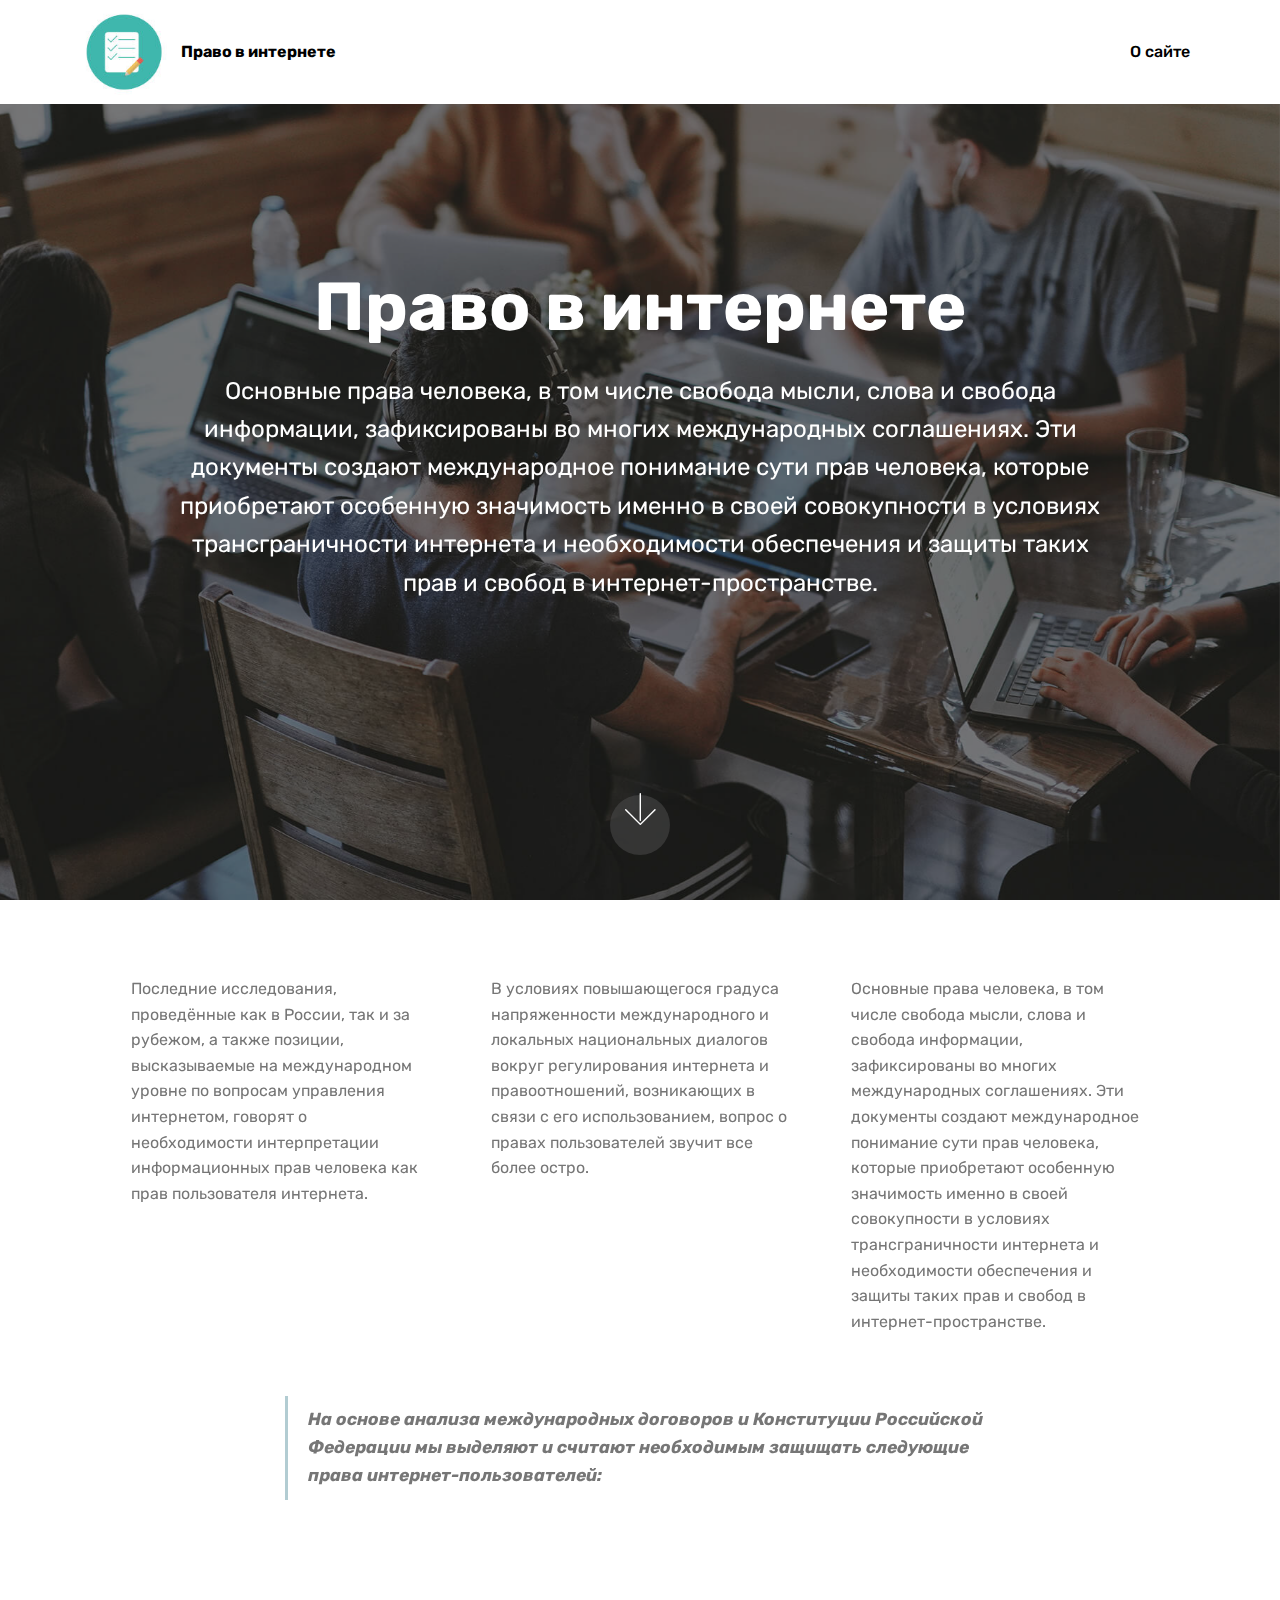
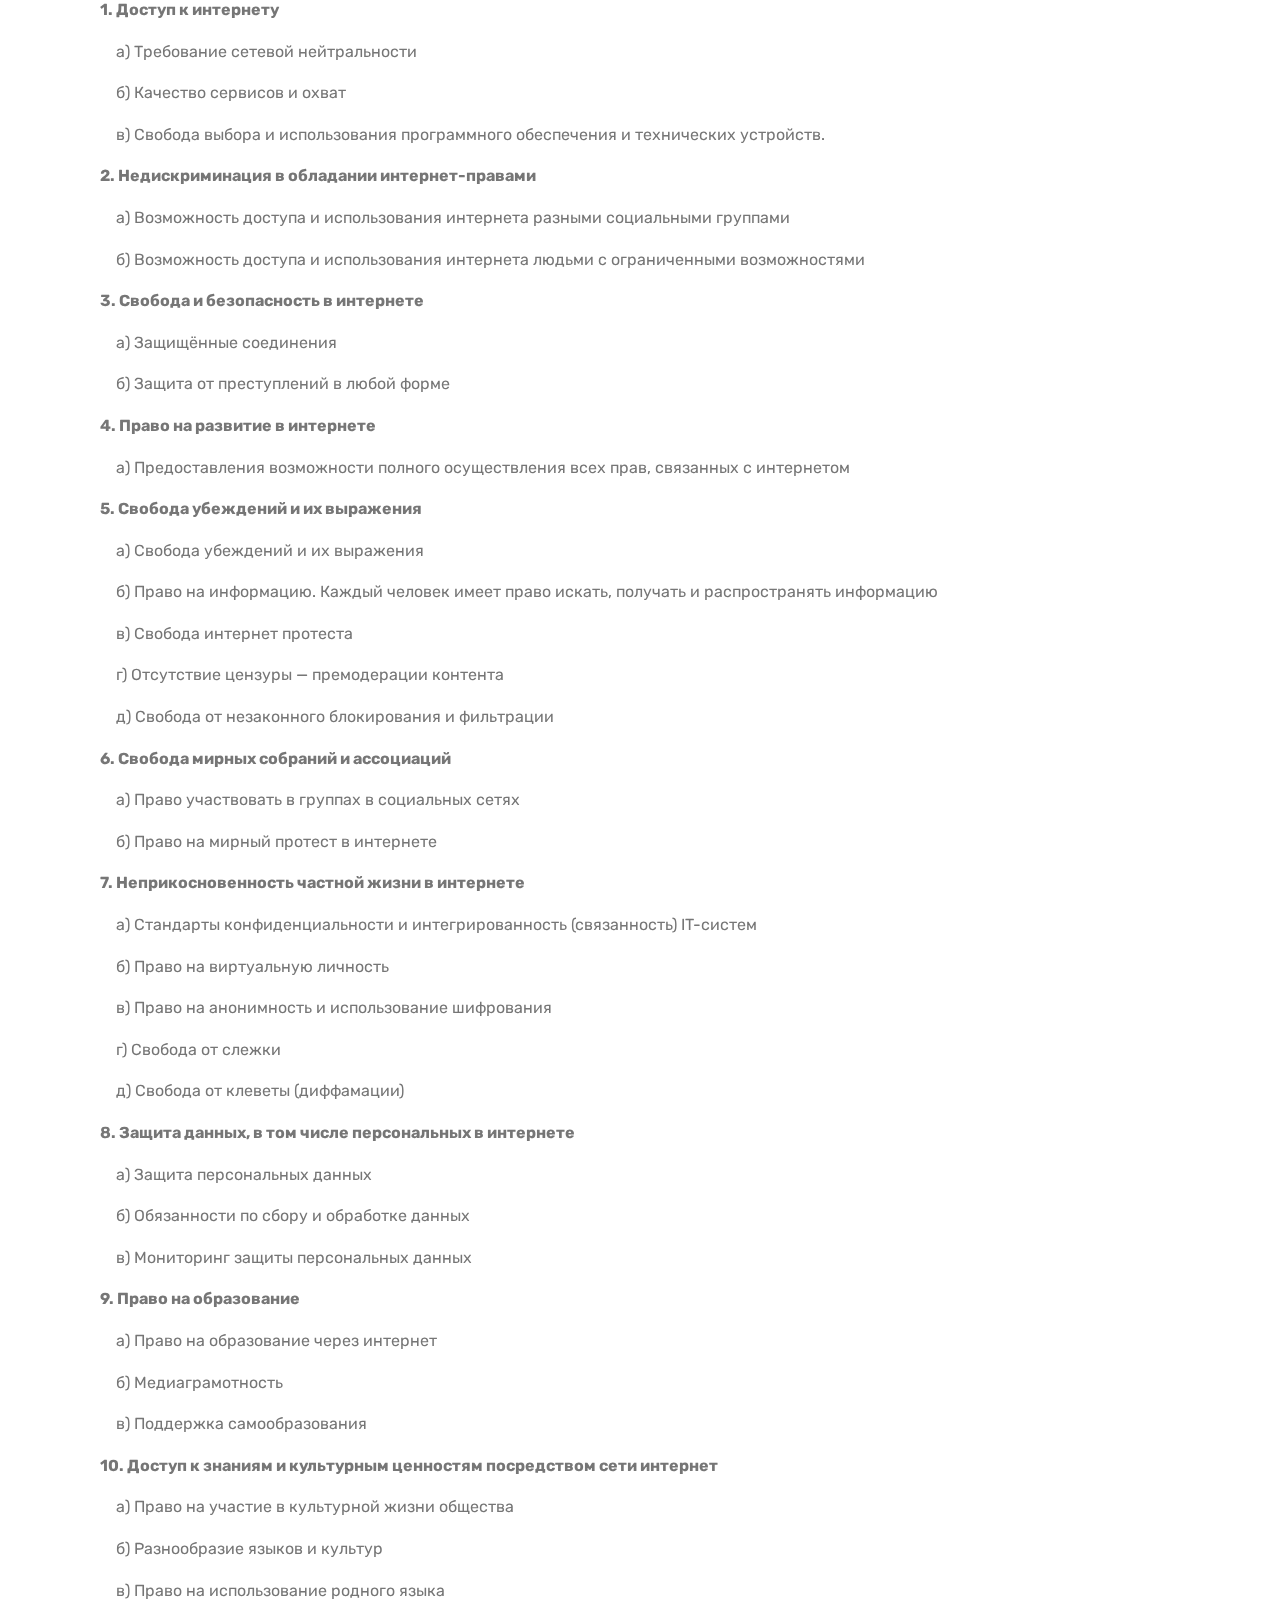
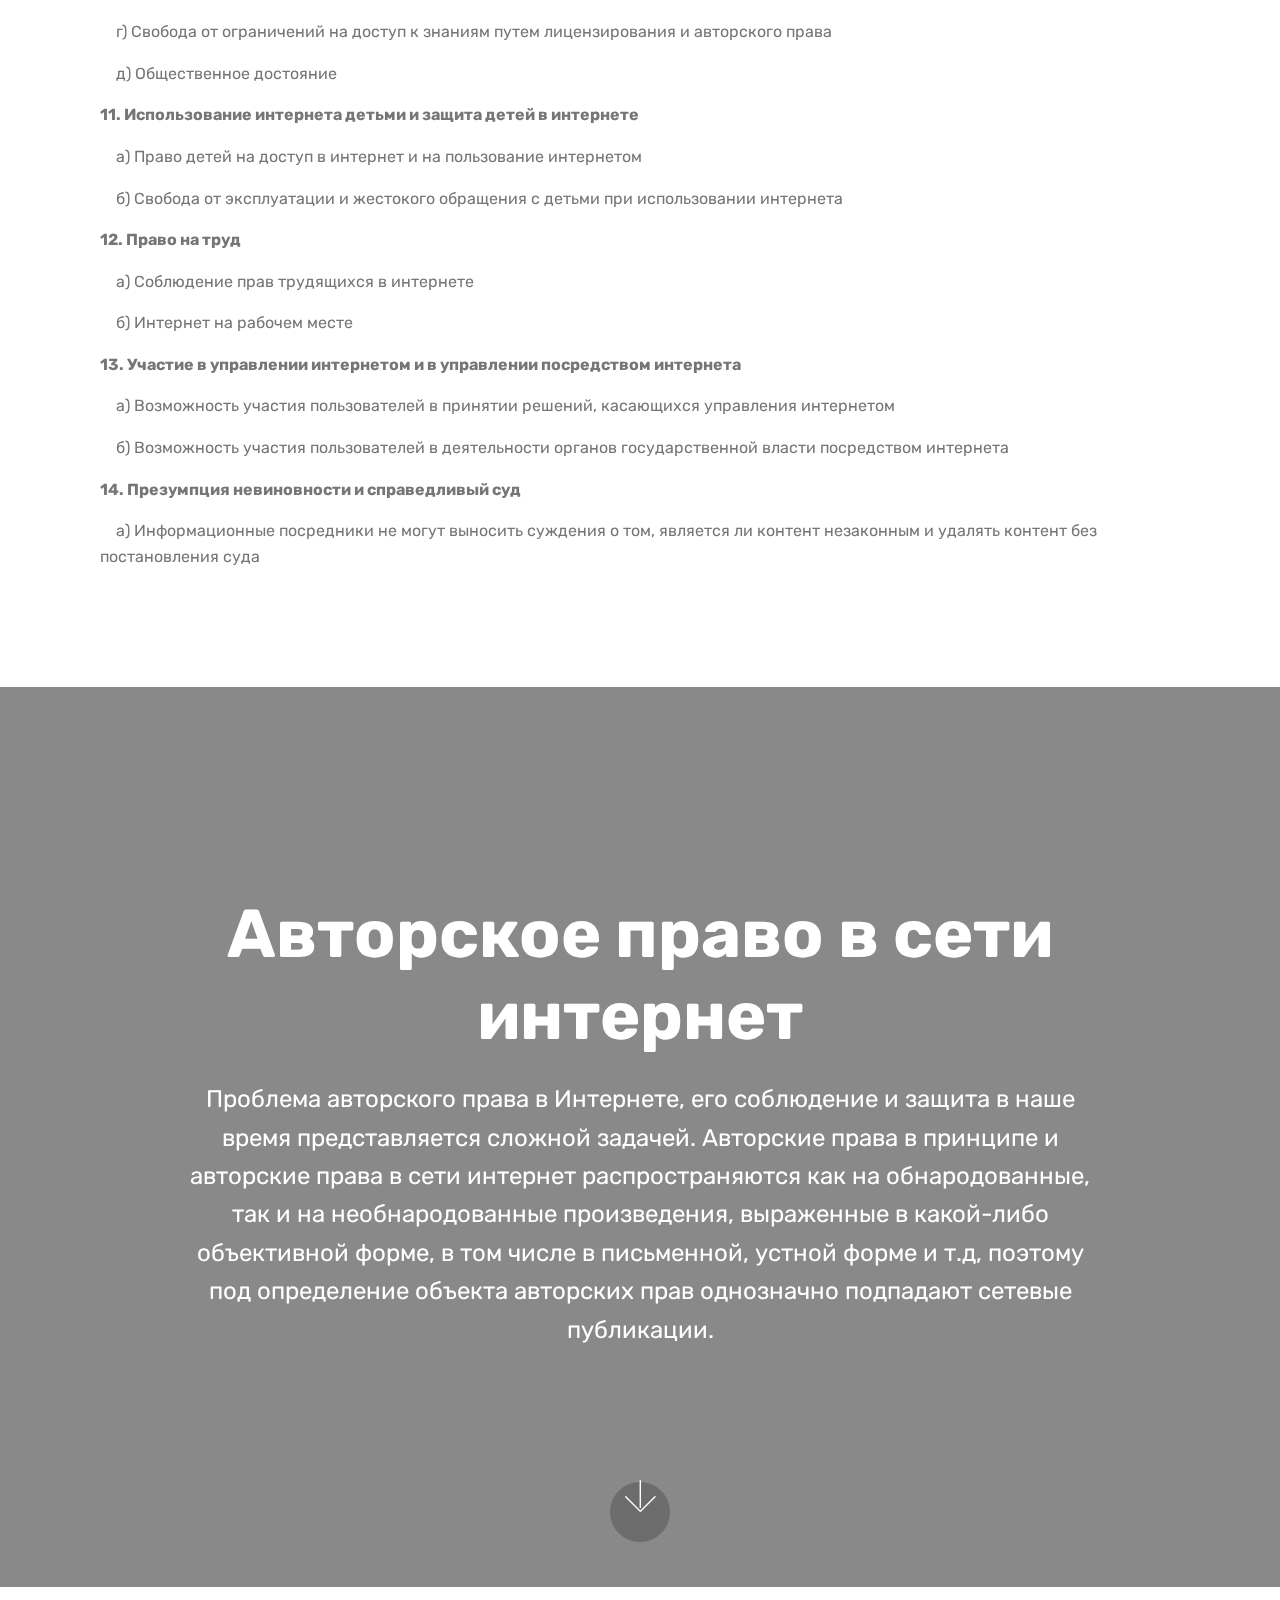
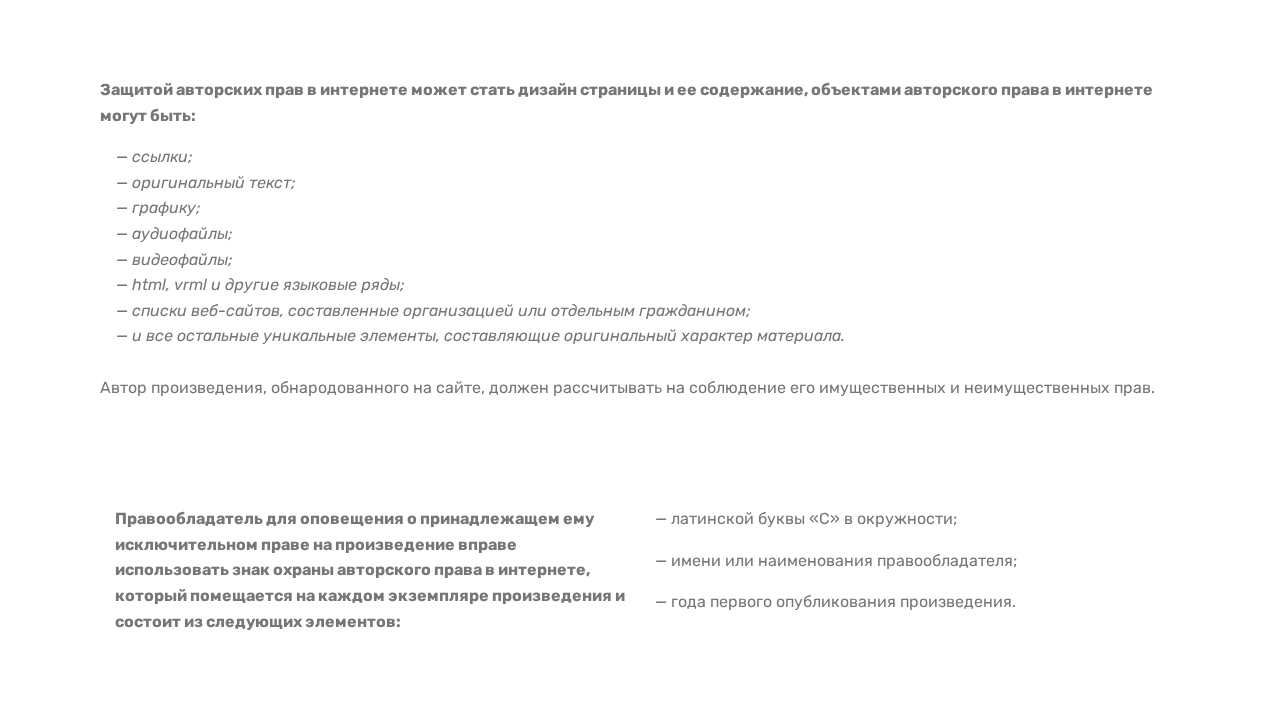
<file: index.html>
<!DOCTYPE html>
<html >
<head>
  <!-- Site made with Mobirise Website Builder v4.9.3, https://mobirise.com -->
  <meta charset="UTF-8">
  <meta http-equiv="X-UA-Compatible" content="IE=edge">
  <meta name="generator" content="Mobirise v4.9.3, mobirise.com">
  <meta name="viewport" content="width=device-width, initial-scale=1, minimum-scale=1">
  <link rel="shortcut icon" href="assets/images/mbr-1-122x122.jpg" type="image/x-icon">
  <meta name="description" content="">
  <title>Home</title>
  <link rel="stylesheet" href="assets/web/assets/mobirise-icons/mobirise-icons.css">
  <link rel="stylesheet" href="assets/tether/tether.min.css">
  <link rel="stylesheet" href="assets/bootstrap/css/bootstrap.min.css">
  <link rel="stylesheet" href="assets/bootstrap/css/bootstrap-grid.min.css">
  <link rel="stylesheet" href="assets/bootstrap/css/bootstrap-reboot.min.css">
  <link rel="stylesheet" href="assets/dropdown/css/style.css">
  <link rel="stylesheet" href="assets/theme/css/style.css">
  <link rel="stylesheet" href="assets/mobirise/css/mbr-additional.css" type="text/css">
  
  
  
</head>
<body>
  <section class="menu cid-rirBa2E2W5" once="menu" id="menu2-0">

    

    <nav class="navbar navbar-expand beta-menu navbar-dropdown align-items-center navbar-fixed-top navbar-toggleable-sm">
        <button class="navbar-toggler navbar-toggler-right" type="button" data-toggle="collapse" data-target="#navbarSupportedContent" aria-controls="navbarSupportedContent" aria-expanded="false" aria-label="Toggle navigation">
            <div class="hamburger">
                <span></span>
                <span></span>
                <span></span>
                <span></span>
            </div>
        </button>
        <div class="menu-logo">
            <div class="navbar-brand">
                <span class="navbar-logo">
                    <a href="#top">
                        <img src="assets/images/mbr-1-122x122.jpg" alt="INF" title="" style="height: 5.5rem;">
                    </a>
                </span>
                <span class="navbar-caption-wrap"><a class="navbar-caption text-black display-4" href="#top">Право в интернете</a></span>
            </div>
        </div>
        <div class="collapse navbar-collapse" id="navbarSupportedContent">
            <ul class="navbar-nav nav-dropdown nav-right" data-app-modern-menu="true"><li class="nav-item">
                    <a class="nav-link link text-black display-4" href="page1.html">О сайте</a>
                </li></ul>
            
        </div>
    </nav>
</section>

<section class="engine"><a href="https://mobirise.info/c">free web builder</a></section><section class="cid-rirEGTc1f1 mbr-fullscreen mbr-parallax-background" id="header2-2">

    

    <div class="mbr-overlay" style="opacity: 0.5; background-color: rgb(35, 35, 35);"></div>

    <div class="container align-center">
        <div class="row justify-content-md-center">
            <div class="mbr-white col-md-10">
                <h1 class="mbr-section-title mbr-bold pb-3 mbr-fonts-style display-1">Право в интернете</h1>
                
                <p class="mbr-text pb-3 mbr-fonts-style display-5">Основные права человека, в том числе свобода мысли, слова и свобода информации, зафиксированы во многих международных соглашениях. Эти документы создают международное понимание сути прав человека, которые приобретают особенную значимость именно в своей совокупности в условиях трансграничности интернета и необходимости обеспечения и защиты таких прав и свобод в интернет-пространстве.</p>
                
            </div>
        </div>
    </div>
    <div class="mbr-arrow hidden-sm-down" aria-hidden="true">
        <a href="#next">
            <i class="mbri-down mbr-iconfont"></i>
        </a>
    </div>
</section>

<section class="mbr-section article content14 cid-rirHXB46nm" id="content14-7">
      
     

    <div class="container">
        <div class="media-container-row">
            <div class="row col-12 col-md-12">
                <div class="col-12 mbr-text mbr-fonts-style col-md-4 display-7">
                     <p class="p-3">Последние исследования, проведённые как в России, так и за рубежом, а также позиции, высказываемые на международном уровне по вопросам управления интернетом, говорят о необходимости интерпретации информационных прав человека как прав пользователя интернета.</p>
                </div>
                <div class="col-12 mbr-text mbr-fonts-style display-7 col-md-4">
                     <p class="p-3">В условиях повышающегося градуса напряженности международного и локальных национальных диалогов вокруг регулирования интернета и правоотношений, возникающих в связи с его использованием, вопрос о правах пользователей звучит все более остро.</p>
                </div>
                <div class="col-12 col-md-4 mbr-text mbr-fonts-style display-7">
                     <p class="p-3">Основные права человека, в том числе свобода мысли, слова и свобода информации, зафиксированы во многих международных соглашениях. Эти документы создают международное понимание сути прав человека, которые приобретают особенную значимость именно в своей совокупности в условиях трансграничности интернета и необходимости обеспечения и защиты таких прав и свобод в интернет-пространстве.</p>
                </div>
            </div>
        </div>
    </div>
</section>

<section class="mbr-section article content1 cid-rirJ7I0QHg" id="content2-9">

     

    <div class="container">
        <div class="media-container-row">
            <div class="mbr-text col-12 col-md-8 mbr-fonts-style display-7">
                <blockquote><strong>На основе анализа международных договоров и Конституции Российской Федерации мы выделяют и считают необходимым защищать следующие права интернет-пользователей:</strong></blockquote>
            </div>
        </div>
    </div>
</section>

<section class="mbr-section article content1 cid-rirIygjTCa" id="content1-8">
    
     

    <div class="container">
        <div class="media-container-row">
            <div class="mbr-text col-12 mbr-fonts-style display-7 col-md-12"><p><span style="font-size: 1rem;"><strong>1. Доступ к интернету
</strong></span></p><p><span style="font-size: 1rem;">&nbsp; &nbsp; а) Требование сетевой нейтральности
</span></p><p><span style="font-size: 1rem;">&nbsp; &nbsp; б) Качество сервисов и охват
</span></p><p><span style="font-size: 1rem;">&nbsp; &nbsp; в) Свобода выбора и использования программного обеспечения и технических устройств.
</span></p><p><span style="font-size: 1rem;">
</span></p><p><span style="font-size: 1rem;"><strong>2. Недискриминация в обладании интернет-правами
</strong></span></p><p><span style="font-size: 1rem;">&nbsp; &nbsp; а) Возможность доступа и использования интернета разными социальными группами
</span></p><p><span style="font-size: 1rem;">&nbsp; &nbsp; б) Возможность доступа и использования интернета людьми с ограниченными возможностями
</span></p><p><span style="font-size: 1rem;">
</span></p><p><span style="font-size: 1rem;"><strong>3. Свобода и безопасность в интернете
</strong></span></p><p><span style="font-size: 1rem;">&nbsp; &nbsp; а) Защищённые соединения
</span></p><p><span style="font-size: 1rem;">&nbsp; &nbsp; б) Защита от преступлений в любой форме
</span></p><p><span style="font-size: 1rem;">
</span></p><p><span style="font-size: 1rem;"><strong>4. Право на развитие в интернете
</strong></span></p><p><span style="font-size: 1rem;">&nbsp; &nbsp; а) Предоставления возможности полного осуществления всех прав, связанных с интернетом
</span></p><p><span style="font-size: 1rem;">
</span></p><p><span style="font-size: 1rem;"><strong>5. Свобода убеждений и их выражения
</strong></span></p><p><span style="font-size: 1rem;">&nbsp; &nbsp; а) Свобода убеждений и их выражения
</span></p><p><span style="font-size: 1rem;">&nbsp; &nbsp; б) Право на информацию. Каждый человек имеет право искать, получать и распространять информацию
</span></p><p><span style="font-size: 1rem;">&nbsp; &nbsp; в) Свобода интернет протеста
</span></p><p><span style="font-size: 1rem;">&nbsp; &nbsp; г) Отсутствие цензуры — премодерации контента
</span></p><p><span style="font-size: 1rem;">&nbsp; &nbsp; д) Свобода от незаконного блокирования и фильтрации
</span></p><p><span style="font-size: 1rem;">
</span></p><p><span style="font-size: 1rem;"><strong>6. Свобода мирных собраний и ассоциаций
</strong></span></p><p><span style="font-size: 1rem;">&nbsp; &nbsp; а) Право участвовать в группах в социальных сетях
</span></p><p><span style="font-size: 1rem;">&nbsp; &nbsp; б) Право на мирный протест в интернете
</span></p><p><span style="font-size: 1rem;">
</span></p><p><span style="font-size: 1rem;"><strong>7. Неприкосновенность частной жизни в интернете
</strong></span></p><p><span style="font-size: 1rem;">&nbsp; &nbsp; а) Стандарты конфиденциальности и интегрированность (связанность) IT-систем
</span></p><p><span style="font-size: 1rem;">&nbsp; &nbsp; б) Право на виртуальную личность
</span></p><p><span style="font-size: 1rem;">&nbsp; &nbsp; в) Право на анонимность и использование шифрования
</span></p><p><span style="font-size: 1rem;">&nbsp; &nbsp; г) Свобода от слежки
</span></p><p><span style="font-size: 1rem;">&nbsp; &nbsp; д) Свобода от клеветы (диффамации)
</span></p><p><span style="font-size: 1rem;">
</span></p><p><span style="font-size: 1rem;"><strong>8. Защита данных, в том числе персональных в интернете
</strong></span></p><p><span style="font-size: 1rem;">&nbsp; &nbsp; а) Защита персональных данных
</span></p><p><span style="font-size: 1rem;">&nbsp; &nbsp; б) Обязанности по сбору и обработке данных
</span></p><p><span style="font-size: 1rem;">&nbsp; &nbsp; в) Мониторинг защиты персональных данных
</span></p><p><span style="font-size: 1rem;">
</span></p><p><span style="font-size: 1rem;"><strong>9. Право на образование
</strong></span></p><p><span style="font-size: 1rem;">&nbsp; &nbsp; а) Право на образование через интернет
</span></p><p><span style="font-size: 1rem;">&nbsp; &nbsp; б) Медиаграмотность
</span></p><p><span style="font-size: 1rem;">&nbsp; &nbsp; в) Поддержка самообразования
</span></p><p><span style="font-size: 1rem;">
</span></p><p><span style="font-size: 1rem;"><strong>10. Доступ к знаниям и культурным ценностям посредством сети интернет
</strong></span></p><p><span style="font-size: 1rem;">&nbsp; &nbsp; а) Право на участие в культурной жизни общества
</span></p><p><span style="font-size: 1rem;">&nbsp; &nbsp; б) Разнообразие языков и культур
</span></p><p><span style="font-size: 1rem;">&nbsp; &nbsp; в) Право на использование родного языка
</span></p><p><span style="font-size: 1rem;">&nbsp; &nbsp; г) Свобода от ограничений на доступ к знаниям путем лицензирования и авторского права
</span></p><p><span style="font-size: 1rem;">&nbsp; &nbsp; д) Общественное достояние</span></p><p><span style="font-size: 1rem;"><strong>11. Использование интернета детьми и защита детей в интернете
</strong></span></p><p><span style="font-size: 1rem;">&nbsp; &nbsp; а) Право детей на доступ в интернет и на пользование интернетом
</span></p><p><span style="font-size: 1rem;">&nbsp; &nbsp; б) Свобода от эксплуатации и жестокого обращения с детьми при использовании интернета
</span></p><p><span style="font-size: 1rem;">
</span></p><p><span style="font-size: 1rem;"><strong>12. Право на труд
</strong></span></p><p><span style="font-size: 1rem;">&nbsp; &nbsp; а) Соблюдение прав трудящихся в интернете
</span></p><p><span style="font-size: 1rem;">&nbsp; &nbsp; б) Интернет на рабочем месте
</span></p><p><span style="font-size: 1rem;">
</span></p><p><span style="font-size: 1rem;"><strong>13. Участие в управлении интернетом и в управлении посредством интернета
</strong></span></p><p><span style="font-size: 1rem;">&nbsp; &nbsp; а) Возможность участия пользователей в принятии решений, касающихся управления интернетом
</span></p><p><span style="font-size: 1rem;">&nbsp; &nbsp; б) Возможность участия пользователей в деятельности органов государственной власти посредством интернета
</span></p><p><span style="font-size: 1rem;">
</span></p><p><span style="font-size: 1rem;"><strong>14. Презумпция невиновности и справедливый суд
</strong></span></p><p><span style="font-size: 1rem;">&nbsp; &nbsp; а) Информационные посредники не могут выносить суждения о том, является ли контент незаконным и удалять контент без постановления суда
</span></p><p><strong><em><br></em></strong></p></div>
        </div>
    </div>
</section>

<section class="cid-rirM9eUSM4 mbr-fullscreen mbr-parallax-background" id="header2-a">

    

    <div class="mbr-overlay" style="opacity: 0.5; background-color: rgb(35, 35, 35);"></div>

    <div class="container align-center">
        <div class="row justify-content-md-center">
            <div class="mbr-white col-md-10">
                <h1 class="mbr-section-title mbr-bold pb-3 mbr-fonts-style display-1">Авторское право в сети интернет</h1>
                
                <p class="mbr-text pb-3 mbr-fonts-style display-5">
                    Проблема авторского права в Интернете, его соблюдение и защита в наше время представляется сложной задачей. Авторские права в принципе и авторские права в сети интернет распространяются как на обнародованные, так и на необнародованные произведения, выраженные в какой-либо объективной форме, в том числе в письменной, устной форме и т.д, поэтому под определение объекта авторских прав однозначно подпадают сетевые публикации.
                </p>
                
            </div>
        </div>
    </div>
    <div class="mbr-arrow hidden-sm-down" aria-hidden="true">
        <a href="#next">
            <i class="mbri-down mbr-iconfont"></i>
        </a>
    </div>
</section>

<section class="mbr-section article content1 cid-rirNHI5nhW" id="content1-b">
    
     

    <div class="container">
        <div class="media-container-row">
            <div class="mbr-text col-12 mbr-fonts-style display-7 col-md-12"><p><strong>Защитой авторских прав в интернете может стать дизайн страницы и ее содержание, объектами авторского права в интернете могут быть:
</strong></p><p></p><div>&nbsp;&nbsp;&nbsp;<em>&nbsp;— ссылки;
</em></div><div><em>&nbsp;&nbsp;&nbsp;&nbsp;— оригинальный текст;
</em></div><div><em>&nbsp;&nbsp;&nbsp;&nbsp;— графику;
</em></div><div><em>&nbsp;&nbsp;&nbsp;&nbsp;— аудиофайлы;
</em></div><div><em>&nbsp;&nbsp;&nbsp;&nbsp;— видеофайлы;
</em></div><div><em>&nbsp;&nbsp;&nbsp;&nbsp;— html, vrml и другие языковые ряды;
</em></div><div><em>&nbsp;&nbsp;&nbsp;&nbsp;— списки веб-сайтов, составленные организацией или отдельным гражданином;
</em></div><div><em>&nbsp;&nbsp;&nbsp;&nbsp;— и все остальные уникальные элементы, составляющие оригинальный характер материала.
</em></div><div><em><br></em></div><div>Автор произведения, обнародованного на сайте, должен рассчитывать на соблюдение его имущественных и неимущественных прав.</div><p></p></div>
        </div>
    </div>
</section>

<section class="mbr-section article content3 cid-rirPDunVYG" id="content3-f">
      
     

    <div class="container">
        <div class="media-container-row">
            <div class="row col-12 col-md-12">
                <div class="col-12 mbr-text mbr-fonts-style col-md-6 display-7">
                     <p><strong>Правообладатель для оповещения о принадлежащем ему исключительном праве на произведение вправе использовать знак охраны авторского права в интернете, который помещается на каждом экземпляре произведения и состоит из следующих элементов:
</strong></p>
                </div>
                <div class="col-12 mbr-text mbr-fonts-style display-7 col-md-6">
                     <p>— латинской буквы «С» в окружности;
</p><p>— имени или наименования правообладателя;
</p><p>— года первого опубликования произведения.</p>
                </div>
                
            </div>
        </div>
    </div>
</section>


  <script src="assets/web/assets/jquery/jquery.min.js"></script>
  <script src="assets/popper/popper.min.js"></script>
  <script src="assets/tether/tether.min.js"></script>
  <script src="assets/bootstrap/js/bootstrap.min.js"></script>
  <script src="assets/smoothscroll/smooth-scroll.js"></script>
  <script src="assets/dropdown/js/script.min.js"></script>
  <script src="assets/touchswipe/jquery.touch-swipe.min.js"></script>
  <script src="assets/parallax/jarallax.min.js"></script>
  <script src="assets/theme/js/script.js"></script>
  
  
</body>
</html>
</file>
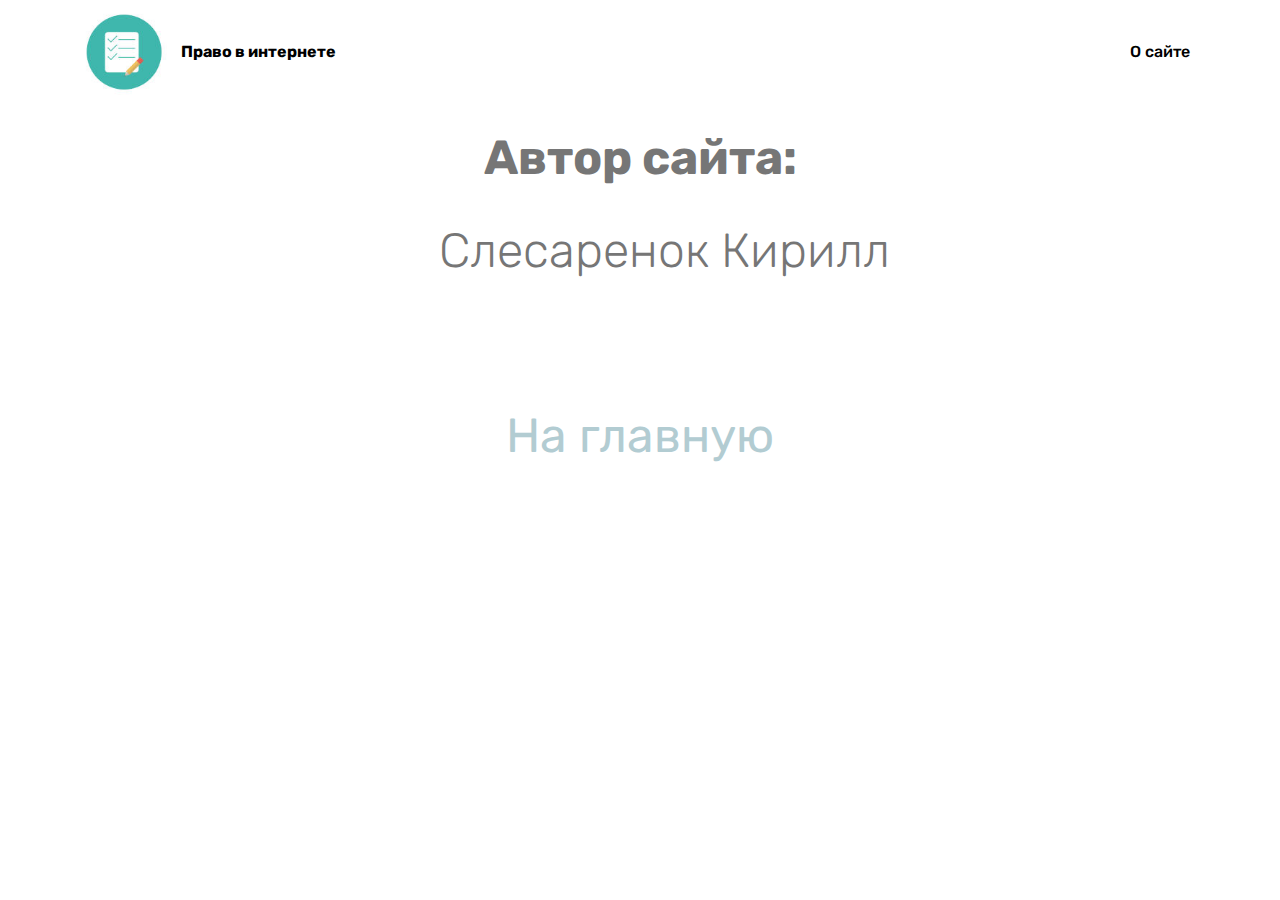
<file: page1.html>
<!DOCTYPE html>
<html >
<head>
  <!-- Site made with Mobirise Website Builder v4.9.3, https://mobirise.com -->
  <meta charset="UTF-8">
  <meta http-equiv="X-UA-Compatible" content="IE=edge">
  <meta name="generator" content="Mobirise v4.9.3, mobirise.com">
  <meta name="viewport" content="width=device-width, initial-scale=1, minimum-scale=1">
  <link rel="shortcut icon" href="assets/images/mbr-1-122x122.jpg" type="image/x-icon">
  <meta name="description" content="Web Builder Description">
  <title>О сайте</title>
  <link rel="stylesheet" href="assets/web/assets/mobirise-icons/mobirise-icons.css">
  <link rel="stylesheet" href="assets/tether/tether.min.css">
  <link rel="stylesheet" href="assets/bootstrap/css/bootstrap.min.css">
  <link rel="stylesheet" href="assets/bootstrap/css/bootstrap-grid.min.css">
  <link rel="stylesheet" href="assets/bootstrap/css/bootstrap-reboot.min.css">
  <link rel="stylesheet" href="assets/dropdown/css/style.css">
  <link rel="stylesheet" href="assets/theme/css/style.css">
  <link rel="stylesheet" href="assets/mobirise/css/mbr-additional.css" type="text/css">
  
  
  
</head>
<body>
  <section class="menu cid-rirBa2E2W5" once="menu" id="menu2-g">

    

    <nav class="navbar navbar-expand beta-menu navbar-dropdown align-items-center navbar-fixed-top navbar-toggleable-sm">
        <button class="navbar-toggler navbar-toggler-right" type="button" data-toggle="collapse" data-target="#navbarSupportedContent" aria-controls="navbarSupportedContent" aria-expanded="false" aria-label="Toggle navigation">
            <div class="hamburger">
                <span></span>
                <span></span>
                <span></span>
                <span></span>
            </div>
        </button>
        <div class="menu-logo">
            <div class="navbar-brand">
                <span class="navbar-logo">
                    <a href="#top">
                        <img src="assets/images/mbr-1-122x122.jpg" alt="INF" title="" style="height: 5.5rem;">
                    </a>
                </span>
                <span class="navbar-caption-wrap"><a class="navbar-caption text-black display-4" href="#top">Право в интернете</a></span>
            </div>
        </div>
        <div class="collapse navbar-collapse" id="navbarSupportedContent">
            <ul class="navbar-nav nav-dropdown nav-right" data-app-modern-menu="true"><li class="nav-item">
                    <a class="nav-link link text-black display-4" href="page1.html">О сайте</a>
                </li></ul>
            
        </div>
    </nav>
</section>

<section class="engine"><a href="https://mobirise.info/q">free responsive web templates</a></section><section class="mbr-section article content1 cid-rirYAtjsNW" id="content1-j">
    
     

    <div class="container">
        <div class="media-container-row">
            <div class="mbr-text col-12 mbr-fonts-style display-2 col-md-8"><p><strong>Автор сайта:</strong></p><p>&nbsp; &nbsp; Слесаренок Кирилл</p><p><br></p><p><em><strong><a href="index.html">На главную</a></strong></em></p></div>
        </div>
    </div>
</section>


  <script src="assets/web/assets/jquery/jquery.min.js"></script>
  <script src="assets/popper/popper.min.js"></script>
  <script src="assets/tether/tether.min.js"></script>
  <script src="assets/bootstrap/js/bootstrap.min.js"></script>
  <script src="assets/smoothscroll/smooth-scroll.js"></script>
  <script src="assets/dropdown/js/script.min.js"></script>
  <script src="assets/touchswipe/jquery.touch-swipe.min.js"></script>
  <script src="assets/theme/js/script.js"></script>
  
  
</body>
</html>
</file>
<file: assets/web/assets/mobirise-icons/mobirise-icons.css>
@font-face {
  font-family: 'MobiriseIcons';
  src:  url('mobirise-icons.eot?spat4u');
  src:  url('mobirise-icons.eot?spat4u#iefix') format('embedded-opentype'),
    url('mobirise-icons.ttf?spat4u') format('truetype'),
    url('mobirise-icons.woff?spat4u') format('woff'),
    url('mobirise-icons.svg?spat4u#MobiriseIcons') format('svg');
  font-weight: normal;
  font-style: normal;
}

[class^="mbri-"], [class*=" mbri-"] {
  /* use !important to prevent issues with browser extensions that change fonts */
  font-family: MobiriseIcons !important;
  speak: none;
  font-style: normal;
  font-weight: normal;
  font-variant: normal;
  text-transform: none;
  line-height: 1;

  /* Better Font Rendering =========== */
  -webkit-font-smoothing: antialiased;
  -moz-osx-font-smoothing: grayscale;
}

.mbri-add-submenu:before {
  content: "\e900";
}
.mbri-alert:before {
  content: "\e901";
}
.mbri-align-center:before {
  content: "\e902";
}
.mbri-align-justify:before {
  content: "\e903";
}
.mbri-align-left:before {
  content: "\e904";
}
.mbri-align-right:before {
  content: "\e905";
}
.mbri-android:before {
  content: "\e906";
}
.mbri-apple:before {
  content: "\e907";
}
.mbri-arrow-down:before {
  content: "\e908";
}
.mbri-arrow-next:before {
  content: "\e909";
}
.mbri-arrow-prev:before {
  content: "\e90a";
}
.mbri-arrow-up:before {
  content: "\e90b";
}
.mbri-bold:before {
  content: "\e90c";
}
.mbri-bookmark:before {
  content: "\e90d";
}
.mbri-bootstrap:before {
  content: "\e90e";
}
.mbri-briefcase:before {
  content: "\e90f";
}
.mbri-browse:before {
  content: "\e910";
}
.mbri-bulleted-list:before {
  content: "\e911";
}
.mbri-calendar:before {
  content: "\e912";
}
.mbri-camera:before {
  content: "\e913";
}
.mbri-cart-add:before {
  content: "\e914";
}
.mbri-cart-full:before {
  content: "\e915";
}
.mbri-cash:before {
  content: "\e916";
}
.mbri-change-style:before {
  content: "\e917";
}
.mbri-chat:before {
  content: "\e918";
}
.mbri-clock:before {
  content: "\e919";
}
.mbri-close:before {
  content: "\e91a";
}
.mbri-cloud:before {
  content: "\e91b";
}
.mbri-code:before {
  content: "\e91c";
}
.mbri-contact-form:before {
  content: "\e91d";
}
.mbri-credit-card:before {
  content: "\e91e";
}
.mbri-cursor-click:before {
  content: "\e91f";
}
.mbri-cust-feedback:before {
  content: "\e920";
}
.mbri-database:before {
  content: "\e921";
}
.mbri-delivery:before {
  content: "\e922";
}
.mbri-desktop:before {
  content: "\e923";
}
.mbri-devices:before {
  content: "\e924";
}
.mbri-down:before {
  content: "\e925";
}
.mbri-download:before {
  content: "\e989";
}
.mbri-drag-n-drop:before {
  content: "\e927";
}
.mbri-drag-n-drop2:before {
  content: "\e928";
}
.mbri-edit:before {
  content: "\e929";
}
.mbri-edit2:before {
  content: "\e92a";
}
.mbri-error:before {
  content: "\e92b";
}
.mbri-extension:before {
  content: "\e92c";
}
.mbri-features:before {
  content: "\e92d";
}
.mbri-file:before {
  content: "\e92e";
}
.mbri-flag:before {
  content: "\e92f";
}
.mbri-folder:before {
  content: "\e930";
}
.mbri-gift:before {
  content: "\e931";
}
.mbri-github:before {
  content: "\e932";
}
.mbri-globe:before {
  content: "\e933";
}
.mbri-globe-2:before {
  content: "\e934";
}
.mbri-growing-chart:before {
  content: "\e935";
}
.mbri-hearth:before {
  content: "\e936";
}
.mbri-help:before {
  content: "\e937";
}
.mbri-home:before {
  content: "\e938";
}
.mbri-hot-cup:before {
  content: "\e939";
}
.mbri-idea:before {
  content: "\e93a";
}
.mbri-image-gallery:before {
  content: "\e93b";
}
.mbri-image-slider:before {
  content: "\e93c";
}
.mbri-info:before {
  content: "\e93d";
}
.mbri-italic:before {
  content: "\e93e";
}
.mbri-key:before {
  content: "\e93f";
}
.mbri-laptop:before {
  content: "\e940";
}
.mbri-layers:before {
  content: "\e941";
}
.mbri-left-right:before {
  content: "\e942";
}
.mbri-left:before {
  content: "\e943";
}
.mbri-letter:before {
  content: "\e944";
}
.mbri-like:before {
  content: "\e945";
}
.mbri-link:before {
  content: "\e946";
}
.mbri-lock:before {
  content: "\e947";
}
.mbri-login:before {
  content: "\e948";
}
.mbri-logout:before {
  content: "\e949";
}
.mbri-magic-stick:before {
  content: "\e94a";
}
.mbri-map-pin:before {
  content: "\e94b";
}
.mbri-menu:before {
  content: "\e94c";
}
.mbri-mobile:before {
  content: "\e94d";
}
.mbri-mobile2:before {
  content: "\e94e";
}
.mbri-mobirise:before {
  content: "\e94f";
}
.mbri-more-horizontal:before {
  content: "\e950";
}
.mbri-more-vertical:before {
  content: "\e951";
}
.mbri-music:before {
  content: "\e952";
}
.mbri-new-file:before {
  content: "\e953";
}
.mbri-numbered-list:before {
  content: "\e954";
}
.mbri-opened-folder:before {
  content: "\e955";
}
.mbri-pages:before {
  content: "\e956";
}
.mbri-paper-plane:before {
  content: "\e957";
}
.mbri-paperclip:before {
  content: "\e958";
}
.mbri-photo:before {
  content: "\e959";
}
.mbri-photos:before {
  content: "\e95a";
}
.mbri-pin:before {
  content: "\e95b";
}
.mbri-play:before {
  content: "\e95c";
}
.mbri-plus:before {
  content: "\e95d";
}
.mbri-preview:before {
  content: "\e95e";
}
.mbri-print:before {
  content: "\e95f";
}
.mbri-protect:before {
  content: "\e960";
}
.mbri-question:before {
  content: "\e961";
}
.mbri-quote-left:before {
  content: "\e962";
}
.mbri-quote-right:before {
  content: "\e963";
}
.mbri-refresh:before {
  content: "\e964";
}
.mbri-responsive:before {
  content: "\e965";
}
.mbri-right:before {
  content: "\e966";
}
.mbri-rocket:before {
  content: "\e967";
}
.mbri-sad-face:before {
  content: "\e968";
}
.mbri-sale:before {
  content: "\e969";
}
.mbri-save:before {
  content: "\e96a";
}
.mbri-search:before {
  content: "\e96b";
}
.mbri-setting:before {
  content: "\e96c";
}
.mbri-setting2:before {
  content: "\e96d";
}
.mbri-setting3:before {
  content: "\e96e";
}
.mbri-share:before {
  content: "\e96f";
}
.mbri-shopping-bag:before {
  content: "\e970";
}
.mbri-shopping-basket:before {
  content: "\e971";
}
.mbri-shopping-cart:before {
  content: "\e972";
}
.mbri-sites:before {
  content: "\e973";
}
.mbri-smile-face:before {
  content: "\e974";
}
.mbri-speed:before {
  content: "\e975";
}
.mbri-star:before {
  content: "\e976";
}
.mbri-success:before {
  content: "\e977";
}
.mbri-sun:before {
  content: "\e978";
}
.mbri-sun2:before {
  content: "\e979";
}
.mbri-tablet:before {
  content: "\e97a";
}
.mbri-tablet-vertical:before {
  content: "\e97b";
}
.mbri-target:before {
  content: "\e97c";
}
.mbri-timer:before {
  content: "\e97d";
}
.mbri-to-ftp:before {
  content: "\e97e";
}
.mbri-to-local-drive:before {
  content: "\e97f";
}
.mbri-touch-swipe:before {
  content: "\e980";
}
.mbri-touch:before {
  content: "\e981";
}
.mbri-trash:before {
  content: "\e982";
}
.mbri-underline:before {
  content: "\e983";
}
.mbri-unlink:before {
  content: "\e984";
}
.mbri-unlock:before {
  content: "\e985";
}
.mbri-up-down:before {
  content: "\e986";
}
.mbri-up:before {
  content: "\e987";
}
.mbri-update:before {
  content: "\e988";
}
.mbri-upload:before {
 content: "\e926"; 
}
.mbri-user:before {
  content: "\e98a";
}
.mbri-user2:before {
  content: "\e98b";
}
.mbri-users:before {
  content: "\e98c";
}
.mbri-video:before {
  content: "\e98d";
}
.mbri-video-play:before {
  content: "\e98e";
}
.mbri-watch:before {
  content: "\e98f";
}
.mbri-website-theme:before {
  content: "\e990";
}
.mbri-wifi:before {
  content: "\e991";
}
.mbri-windows:before {
  content: "\e992";
}
.mbri-zoom-out:before {
  content: "\e993";
}
.mbri-redo:before {
  content: "\e994";
}
.mbri-undo:before {
  content: "\e995";
}
</file>
<file: assets/dropdown/css/style.css>
.navbar-dropdown {
  left: 0;
  padding: 0;
  position: absolute;
  right: 0;
  top: 0;
  transition: all 0.45s ease;
  z-index: 1030;
  background: #282828; }
  .navbar-dropdown .navbar-logo {
    margin-right: 0.8rem;
    transition: margin 0.3s ease-in-out;
    vertical-align: middle; }
    .navbar-dropdown .navbar-logo img {
      height: 3.125rem;
      transition: all 0.3s ease-in-out; }
    .navbar-dropdown .navbar-logo.mbr-iconfont {
      font-size: 3.125rem;
      line-height: 3.125rem; }
  .navbar-dropdown .navbar-caption {
    font-weight: 700;
    white-space: normal;
    vertical-align: -4px;
    line-height: 3.125rem !important; }
    .navbar-dropdown .navbar-caption, .navbar-dropdown .navbar-caption:hover {
      color: inherit;
      text-decoration: none; }
  .navbar-dropdown .mbr-iconfont + .navbar-caption {
    vertical-align: -1px; }
  .navbar-dropdown.navbar-fixed-top {
    position: fixed; }
  .navbar-dropdown .navbar-brand span {
    vertical-align: -4px; }
  .navbar-dropdown.bg-color.transparent {
    background: none; }
  .navbar-dropdown.navbar-short .navbar-brand {
    padding: 0.625rem 0; }
    .navbar-dropdown.navbar-short .navbar-brand span {
      vertical-align: -1px; }
  .navbar-dropdown.navbar-short .navbar-caption {
    line-height: 2.375rem !important;
    vertical-align: -2px; }
  .navbar-dropdown.navbar-short .navbar-logo {
    margin-right: 0.5rem; }
    .navbar-dropdown.navbar-short .navbar-logo img {
      height: 2.375rem; }
    .navbar-dropdown.navbar-short .navbar-logo.mbr-iconfont {
      font-size: 2.375rem;
      line-height: 2.375rem; }
  .navbar-dropdown.navbar-short .mbr-table-cell {
    height: 3.625rem; }
  .navbar-dropdown .navbar-close {
    left: 0.6875rem;
    position: fixed;
    top: 0.75rem;
    z-index: 1000; }
  .navbar-dropdown .hamburger-icon {
    content: "";
    display: inline-block;
    vertical-align: middle;
    width: 16px;
    -webkit-box-shadow: 0 -6px 0 1px #282828,0 0 0 1px #282828,0 6px 0 1px #282828;
    -moz-box-shadow: 0 -6px 0 1px #282828,0 0 0 1px #282828,0 6px 0 1px #282828;
    box-shadow: 0 -6px 0 1px #282828,0 0 0 1px #282828,0 6px 0 1px #282828; }

.dropdown-menu .dropdown-toggle[data-toggle="dropdown-submenu"]::after {
  border-bottom: 0.35em solid transparent;
  border-left: 0.35em solid;
  border-right: 0;
  border-top: 0.35em solid transparent;
  margin-left: 0.3rem; }

.dropdown-menu .dropdown-item:focus {
  outline: 0; }

.nav-dropdown {
  font-size: 0.75rem;
  font-weight: 500;
  height: auto !important; }
  .nav-dropdown .nav-btn {
    padding-left: 1rem; }
  .nav-dropdown .link {
    margin: .667em 1.667em;
    font-weight: 500;
    padding: 0;
    transition: color .2s ease-in-out; }
    .nav-dropdown .link.dropdown-toggle {
      margin-right: 2.583em; }
      .nav-dropdown .link.dropdown-toggle::after {
        margin-left: .25rem;
        border-top: 0.35em solid;
        border-right: 0.35em solid transparent;
        border-left: 0.35em solid transparent;
        border-bottom: 0; }
      .nav-dropdown .link.dropdown-toggle[aria-expanded="true"] {
        margin: 0;
        padding: 0.667em 3.263em  0.667em 1.667em; }
  .nav-dropdown .link::after,
  .nav-dropdown .dropdown-item::after {
    color: inherit; }
  .nav-dropdown .btn {
    font-size: 0.75rem;
    font-weight: 700;
    letter-spacing: 0;
    margin-bottom: 0;
    padding-left: 1.25rem;
    padding-right: 1.25rem; }
  .nav-dropdown .dropdown-menu {
    border-radius: 0;
    border: 0;
    left: 0;
    margin: 0;
    padding-bottom: 1.25rem;
    padding-top: 1.25rem;
    position: relative; }
  .nav-dropdown .dropdown-submenu {
    margin-left: 0.125rem;
    top: 0; }
  .nav-dropdown .dropdown-item {
    font-weight: 500;
    line-height: 2;
    padding: 0.3846em 4.615em 0.3846em 1.5385em;
    position: relative;
    transition: color .2s ease-in-out, background-color .2s ease-in-out; }
    .nav-dropdown .dropdown-item::after {
      margin-top: -0.3077em;
      position: absolute;
      right: 1.1538em;
      top: 50%; }
    .nav-dropdown .dropdown-item:focus, .nav-dropdown .dropdown-item:hover {
      background: none; }

@media (max-width: 767px) {
  .nav-dropdown.navbar-toggleable-sm {
    bottom: 0;
    display: none;
    left: 0;
    overflow-x: hidden;
    position: fixed;
    top: 0;
    transform: translateX(-100%);
    -ms-transform: translateX(-100%);
    -webkit-transform: translateX(-100%);
    width: 18.75rem;
    z-index: 999; } }
.nav-dropdown.navbar-toggleable-xl {
  bottom: 0;
  display: none;
  left: 0;
  overflow-x: hidden;
  position: fixed;
  top: 0;
  transform: translateX(-100%);
  -ms-transform: translateX(-100%);
  -webkit-transform: translateX(-100%);
  width: 18.75rem;
  z-index: 999; }

.nav-dropdown-sm {
  display: block !important;
  overflow-x: hidden;
  overflow: auto;
  padding-top: 3.875rem; }
  .nav-dropdown-sm::after {
    content: "";
    display: block;
    height: 3rem;
    width: 100%; }
  .nav-dropdown-sm.collapse.in ~ .navbar-close {
    display: block !important; }
  .nav-dropdown-sm.collapsing, .nav-dropdown-sm.collapse.in {
    transform: translateX(0);
    -ms-transform: translateX(0);
    -webkit-transform: translateX(0);
    transition: all 0.25s ease-out;
    -webkit-transition: all 0.25s ease-out;
    background: #282828; }
  .nav-dropdown-sm.collapsing[aria-expanded="false"] {
    transform: translateX(-100%);
    -ms-transform: translateX(-100%);
    -webkit-transform: translateX(-100%); }
  .nav-dropdown-sm .nav-item {
    display: block;
    margin-left: 0 !important;
    padding-left: 0; }
  .nav-dropdown-sm .link,
  .nav-dropdown-sm .dropdown-item {
    border-top: 1px dotted rgba(255, 255, 255, 0.1);
    font-size: 0.8125rem;
    line-height: 1.6;
    margin: 0 !important;
    padding: 0.875rem 2.4rem 0.875rem 1.5625rem !important;
    position: relative;
    white-space: normal; }
    .nav-dropdown-sm .link:focus, .nav-dropdown-sm .link:hover,
    .nav-dropdown-sm .dropdown-item:focus,
    .nav-dropdown-sm .dropdown-item:hover {
      background: rgba(0, 0, 0, 0.2) !important;
      color: #c0a375; }
  .nav-dropdown-sm .nav-btn {
    position: relative;
    padding: 1.5625rem 1.5625rem 0 1.5625rem; }
    .nav-dropdown-sm .nav-btn::before {
      border-top: 1px dotted rgba(255, 255, 255, 0.1);
      content: "";
      left: 0;
      position: absolute;
      top: 0;
      width: 100%; }
    .nav-dropdown-sm .nav-btn + .nav-btn {
      padding-top: 0.625rem; }
      .nav-dropdown-sm .nav-btn + .nav-btn::before {
        display: none; }
  .nav-dropdown-sm .btn {
    padding: 0.625rem 0; }
  .nav-dropdown-sm .dropdown-toggle[data-toggle="dropdown-submenu"]::after {
    margin-left: .25rem;
    border-top: 0.35em solid;
    border-right: 0.35em solid transparent;
    border-left: 0.35em solid transparent;
    border-bottom: 0; }
  .nav-dropdown-sm .dropdown-toggle[data-toggle="dropdown-submenu"][aria-expanded="true"]::after {
    border-top: 0;
    border-right: 0.35em solid transparent;
    border-left: 0.35em solid transparent;
    border-bottom: 0.35em solid; }
  .nav-dropdown-sm .dropdown-menu {
    margin: 0;
    padding: 0;
    position: relative;
    top: 0;
    left: 0;
    width: 100%;
    border: 0;
    float: none;
    border-radius: 0;
    background: none; }
  .nav-dropdown-sm .dropdown-submenu {
    left: 100%;
    margin-left: 0.125rem;
    margin-top: -1.25rem;
    top: 0; }

.navbar-toggleable-sm .nav-dropdown .dropdown-menu {
  position: absolute; }

.navbar-toggleable-sm .nav-dropdown .dropdown-submenu {
  left: 100%;
  margin-left: 0.125rem;
  margin-top: -1.25rem;
  top: 0; }

.navbar-toggleable-sm.opened .nav-dropdown .dropdown-menu {
  position: relative; }

.navbar-toggleable-sm.opened .nav-dropdown .dropdown-submenu {
  left: 0;
  margin-left: 00rem;
  margin-top: 0rem;
  top: 0; }

.is-builder .nav-dropdown.collapsing {
  transition: none !important; }

/*# sourceMappingURL=style.css.map */
</file>
<file: assets/theme/css/style.css>
/*!
 * Mobirise v4 theme (https://mobirise.com/)
 * Copyright 2017 Mobirise
 */
section {
  background-color: #eeeeee; }

section,
.container,
.container-fluid {
  position: relative;
  word-wrap: break-word; }

a.mbr-iconfont:hover {
  text-decoration: none; }

.article .lead p, .article .lead ul, .article .lead ol, .article .lead pre, .article .lead blockquote {
  margin-bottom: 0; }

a {
  font-style: normal;
  font-weight: 400;
  cursor: pointer; }
  a, a:hover {
    text-decoration: none; }

figure {
  margin-bottom: 0; }

body {
  color: #232323; }

h1, h2, h3, h4, h5, h6,
.h1, .h2, .h3, .h4, .h5, .h6,
.display-1, .display-2, .display-3, .display-4 {
  line-height: 1;
  word-break: break-word;
  word-wrap: break-word; }

b, strong {
  font-weight: bold; }

blockquote {
  padding: 10px 0 10px 20px;
  position: relative;
  border-left: 2px solid;
  border-color: #ff3366; }

input:-webkit-autofill, input:-webkit-autofill:hover, input:-webkit-autofill:focus, input:-webkit-autofill:active {
  transition-delay: 9999s;
  transition-property: background-color, color; }

textarea[type="hidden"] {
  display: none; }

body {
  position: relative; }

section {
  background-position: 50% 50%;
  background-repeat: no-repeat;
  background-size: cover; }
  section .mbr-background-video,
  section .mbr-background-video-preview {
    position: absolute;
    bottom: 0;
    left: 0;
    right: 0;
    top: 0; }

.hidden {
  visibility: hidden; }

.mbr-z-index20 {
  z-index: 20; }

/*! Base colors */
.mbr-white {
  color: #ffffff; }

.mbr-black {
  color: #000000; }

.mbr-bg-white {
  background-color: #ffffff; }

.mbr-bg-black {
  background-color: #000000; }

/*! Text-aligns */
.align-left {
  text-align: left; }

.align-center {
  text-align: center; }

.align-right {
  text-align: right; }

@media (max-width: 767px) {
  .align-left, .align-center, .align-right, .mbr-section-btn, .mbr-section-title {
    text-align: center; } }
/*! Font-weight  */
.mbr-light {
  font-weight: 300; }

.mbr-regular {
  font-weight: 400; }

.mbr-semibold {
  font-weight: 500; }

.mbr-bold {
  font-weight: 700; }

/*! Media  */
.media-size-item {
  -webkit-flex: 1 1 auto;
  -moz-flex: 1 1 auto;
  -ms-flex: 1 1 auto;
  -o-flex: 1 1 auto;
  flex: 1 1 auto; }

.media-content {
  -webkit-flex-basis: 100%;
  flex-basis: 100%; }

.media-container-row {
  display: -ms-flexbox;
  display: -webkit-flex;
  display: flex;
  -webkit-flex-direction: row;
  -ms-flex-direction: row;
  flex-direction: row;
  -webkit-flex-wrap: wrap;
  -ms-flex-wrap: wrap;
  flex-wrap: wrap;
  -webkit-justify-content: center;
  -ms-flex-pack: center;
  justify-content: center;
  -webkit-align-content: center;
  -ms-flex-line-pack: center;
  align-content: center;
  -webkit-align-items: start;
  -ms-flex-align: start;
  align-items: start; }
  .media-container-row .media-size-item {
    width: 400px; }

.media-container-column {
  display: -ms-flexbox;
  display: -webkit-flex;
  display: flex;
  -webkit-flex-direction: column;
  -ms-flex-direction: column;
  flex-direction: column;
  -webkit-flex-wrap: wrap;
  -ms-flex-wrap: wrap;
  flex-wrap: wrap;
  -webkit-justify-content: center;
  -ms-flex-pack: center;
  justify-content: center;
  -webkit-align-content: center;
  -ms-flex-line-pack: center;
  align-content: center;
  -webkit-align-items: stretch;
  -ms-flex-align: stretch;
  align-items: stretch; }
  .media-container-column > * {
    width: 100%; }

@media (min-width: 992px) {
  .media-container-row {
    -webkit-flex-wrap: nowrap;
    -ms-flex-wrap: nowrap;
    flex-wrap: nowrap; } }
figure {
  overflow: hidden; }

figure[mbr-media-size] {
  transition: width 0.1s; }

.mbr-figure img, .mbr-figure iframe {
  display: block;
  width: 100%; }

.card {
  background-color: transparent;
  border: none; }

.card-img {
  text-align: center;
  flex-shrink: 0;
  -webkit-flex-shrink: 0; }

.media {
  max-width: 100%;
  margin: 0 auto; }

.mbr-figure {
  -ms-flex-item-align: center;
  -ms-grid-row-align: center;
  -webkit-align-self: center;
  align-self: center; }

.media-container > div {
  max-width: 100%; }

.mbr-figure img, .card-img img {
  width: 100%; }

@media (max-width: 991px) {
  .media-size-item {
    width: auto !important; }

  .media {
    width: auto; }

  .mbr-figure {
    width: 100% !important; } }
/*! Buttons */
.mbr-section-btn {
  margin-left: -.25rem;
  margin-right: -.25rem;
  font-size: 0; }

nav .mbr-section-btn {
  margin-left: 0rem;
  margin-right: 0rem; }

/*! Btn icon margin */
.btn .mbr-iconfont, .btn.btn-sm .mbr-iconfont {
  cursor: pointer;
  margin-right: 0.5rem; }

.btn.btn-md .mbr-iconfont, .btn.btn-md .mbr-iconfont {
  margin-right: 0.8rem; }

.mbr-regular {
  font-weight: 400; }

.mbr-semibold {
  font-weight: 500; }

.mbr-bold {
  font-weight: 700; }

[type="submit"] {
  -webkit-appearance: none; }

/*! Full-screen */
.mbr-fullscreen .mbr-overlay {
  min-height: 100vh; }

.mbr-fullscreen {
  display: flex;
  display: -webkit-flex;
  display: -moz-flex;
  display: -ms-flex;
  display: -o-flex;
  align-items: center;
  -webkit-align-items: center;
  min-height: 100vh;
  padding-top: 3rem;
  padding-bottom: 3rem; }

/*! Map */
.map {
  height: 25rem;
  position: relative; }
  .map iframe {
    width: 100%;
    height: 100%; }

/* Form */
.form-asterisk {
  font-family: initial;
  position: absolute;
  top: -2px;
  font-weight: normal; }

/*! Scroll to top arrow */
.mbr-arrow-up {
  bottom: 25px;
  right: 90px;
  position: fixed;
  text-align: right;
  z-index: 5000;
  color: #ffffff;
  font-size: 32px;
  transform: rotate(180deg);
  -webkit-transform: rotate(180deg); }

.mbr-arrow-up a {
  background: rgba(0, 0, 0, 0.2);
  border-radius: 3px;
  color: #fff;
  display: inline-block;
  height: 60px;
  width: 60px;
  outline-style: none !important;
  position: relative;
  text-decoration: none;
  transition: all .3s ease-in-out;
  cursor: pointer;
  text-align: center; }
  .mbr-arrow-up a:hover {
    background-color: rgba(0, 0, 0, 0.4); }
  .mbr-arrow-up a i {
    line-height: 60px; }

.mbr-arrow-up-icon {
  display: block;
  color: #fff; }

.mbr-arrow-up-icon::before {
  content: "\203a";
  display: inline-block;
  font-family: serif;
  font-size: 32px;
  line-height: 1;
  font-style: normal;
  position: relative;
  top: 6px;
  left: -4px;
  -webkit-transform: rotate(-90deg);
  transform: rotate(-90deg); }

/*! Arrow Down */
.mbr-arrow {
  position: absolute;
  bottom: 45px;
  left: 50%;
  width: 60px;
  height: 60px;
  cursor: pointer;
  background-color: rgba(80, 80, 80, 0.5);
  border-radius: 50%;
  -webkit-transform: translateX(-50%);
  transform: translateX(-50%); }
  .mbr-arrow > a {
    display: inline-block;
    text-decoration: none;
    outline-style: none;
    -webkit-animation: arrowdown 1.7s ease-in-out infinite;
    animation: arrowdown 1.7s ease-in-out infinite; }
    .mbr-arrow > a > i {
      position: absolute;
      top: -2px;
      left: 15px;
      font-size: 2rem; }

@keyframes arrowdown {
  0% {
    transform: translateY(0px);
    -webkit-transform: translateY(0px); }
  50% {
    transform: translateY(-5px);
    -webkit-transform: translateY(-5px); }
  100% {
    transform: translateY(0px);
    -webkit-transform: translateY(0px); } }
@-webkit-keyframes arrowdown {
  0% {
    transform: translateY(0px);
    -webkit-transform: translateY(0px); }
  50% {
    transform: translateY(-5px);
    -webkit-transform: translateY(-5px); }
  100% {
    transform: translateY(0px);
    -webkit-transform: translateY(0px); } }
@media (max-width: 500px) {
  .mbr-arrow-up {
    left: 50%;
    right: auto;
    transform: translateX(-50%) rotate(180deg);
    -webkit-transform: translateX(-50%) rotate(180deg); } }
/*Gradients animation*/
@keyframes gradient-animation {
  from {
    background-position: 0% 100%;
    animation-timing-function: ease-in-out; }
  to {
    background-position: 100% 0%;
    animation-timing-function: ease-in-out; } }
@-webkit-keyframes gradient-animation {
  from {
    background-position: 0% 100%;
    animation-timing-function: ease-in-out; }
  to {
    background-position: 100% 0%;
    animation-timing-function: ease-in-out; } }
.bg-gradient {
  background-size: 200% 200%;
  animation: gradient-animation 5s infinite alternate;
  -webkit-animation: gradient-animation 5s infinite alternate; }

.menu .navbar-brand {
  display: -webkit-flex; }
  .menu .navbar-brand span {
    display: flex;
    display: -webkit-flex; }
  .menu .navbar-brand .navbar-caption-wrap {
    display: -webkit-flex; }
  .menu .navbar-brand .navbar-logo img {
    display: -webkit-flex; }
@media (min-width: 768px) and (max-width: 991px) {
  .menu .navbar-toggleable-sm .navbar-nav {
    display: -webkit-box;
    display: -webkit-flex;
    display: -ms-flexbox; } }
@media (min-width: 992px) {
  .menu .navbar-nav.nav-dropdown {
    display: -webkit-flex; }
  .menu .navbar-toggleable-sm .navbar-collapse {
    display: -webkit-flex !important; } }
@media (max-width: 767px) {
  .menu .navbar-collapse {
    overflow-y: auto;
    max-height: 80vh; }
  .menu .dropdown-menu {
    max-height: 60vh;
    overflow-y: auto; } }

.navbar {
  display: -webkit-flex;
  -webkit-flex-wrap: wrap;
  -webkit-align-items: center;
  -webkit-justify-content: space-between; }

.navbar-collapse {
  -webkit-flex-basis: 100%;
  -webkit-flex-grow: 1;
  -webkit-align-items: center; }

.nav-dropdown .link {
  padding: .667em 1.667em !important;
  margin: 0 !important; }

.nav {
  display: -webkit-flex;
  -webkit-flex-wrap: wrap; }

.row {
  display: -webkit-flex;
  -webkit-flex-wrap: wrap; }

.justify-content-center {
  -webkit-justify-content: center; }

.form-inline {
  display: -webkit-flex;
  -webkit-flex-flow: row wrap;
  -webkit-align-items: center; }

.card-wrapper {
  -webkit-flex: 1; }

.carousel-control {
  z-index: 10;
  display: -webkit-flex;
  -webkit-align-items: center;
  -webkit-justify-content: center; }

.carousel-controls {
  display: -webkit-flex; }

.media {
  display: -webkit-flex; }

/*# sourceMappingURL=style.css.map */
.engine {
	position: absolute;
	text-indent: -2400px;
	text-align: center;
	padding: 0;
	top: 0;
	left: -2400px;
}
</file>
<file: assets/mobirise/css/mbr-additional.css>
@import url(https://fonts.googleapis.com/css?family=Rubik:300,300i,400,400i,500,500i,700,700i,900,900i);





body {
  font-style: normal;
  line-height: 1.5;
}
.mbr-section-title {
  font-style: normal;
  line-height: 1.2;
}
.mbr-section-subtitle {
  line-height: 1.3;
}
.mbr-text {
  font-style: normal;
  line-height: 1.6;
}
.display-1 {
  font-family: 'Rubik', sans-serif;
  font-size: 4.25rem;
}
.display-1 > .mbr-iconfont {
  font-size: 6.8rem;
}
.display-2 {
  font-family: 'Rubik', sans-serif;
  font-size: 3rem;
}
.display-2 > .mbr-iconfont {
  font-size: 4.8rem;
}
.display-4 {
  font-family: 'Rubik', sans-serif;
  font-size: 1rem;
}
.display-4 > .mbr-iconfont {
  font-size: 1.6rem;
}
.display-5 {
  font-family: 'Rubik', sans-serif;
  font-size: 1.5rem;
}
.display-5 > .mbr-iconfont {
  font-size: 2.4rem;
}
.display-7 {
  font-family: 'Rubik', sans-serif;
  font-size: 1rem;
}
.display-7 > .mbr-iconfont {
  font-size: 1.6rem;
}
/* ---- Fluid typography for mobile devices ---- */
/* 1.4 - font scale ratio ( bootstrap == 1.42857 ) */
/* 100vw - current viewport width */
/* (48 - 20)  48 == 48rem == 768px, 20 == 20rem == 320px(minimal supported viewport) */
/* 0.65 - min scale variable, may vary */
@media (max-width: 768px) {
  .display-1 {
    font-size: 3.4rem;
    font-size: calc( 2.1374999999999997rem + (4.25 - 2.1374999999999997) * ((100vw - 20rem) / (48 - 20)));
    line-height: calc( 1.4 * (2.1374999999999997rem + (4.25 - 2.1374999999999997) * ((100vw - 20rem) / (48 - 20))));
  }
  .display-2 {
    font-size: 2.4rem;
    font-size: calc( 1.7rem + (3 - 1.7) * ((100vw - 20rem) / (48 - 20)));
    line-height: calc( 1.4 * (1.7rem + (3 - 1.7) * ((100vw - 20rem) / (48 - 20))));
  }
  .display-4 {
    font-size: 0.8rem;
    font-size: calc( 1rem + (1 - 1) * ((100vw - 20rem) / (48 - 20)));
    line-height: calc( 1.4 * (1rem + (1 - 1) * ((100vw - 20rem) / (48 - 20))));
  }
  .display-5 {
    font-size: 1.2rem;
    font-size: calc( 1.175rem + (1.5 - 1.175) * ((100vw - 20rem) / (48 - 20)));
    line-height: calc( 1.4 * (1.175rem + (1.5 - 1.175) * ((100vw - 20rem) / (48 - 20))));
  }
}
/* Buttons */
.btn {
  font-weight: 500;
  border-width: 2px;
  font-style: normal;
  letter-spacing: 1px;
  margin: .4rem .8rem;
  white-space: normal;
  -webkit-transition: all 0.3s ease-in-out;
  -moz-transition: all 0.3s ease-in-out;
  transition: all 0.3s ease-in-out;
  display: inline-flex;
  align-items: center;
  justify-content: center;
  word-break: break-word;
  -webkit-align-items: center;
  -webkit-justify-content: center;
  display: -webkit-inline-flex;
  padding: 1rem 3rem;
  border-radius: 3px;
}
.btn-sm {
  font-weight: 500;
  letter-spacing: 1px;
  -webkit-transition: all 0.3s ease-in-out;
  -moz-transition: all 0.3s ease-in-out;
  transition: all 0.3s ease-in-out;
  padding: 0.6rem 1.5rem;
  border-radius: 3px;
}
.btn-md {
  font-weight: 500;
  letter-spacing: 1px;
  margin: .4rem .8rem !important;
  -webkit-transition: all 0.3s ease-in-out;
  -moz-transition: all 0.3s ease-in-out;
  transition: all 0.3s ease-in-out;
  padding: 1rem 3rem;
  border-radius: 3px;
}
.btn-lg {
  font-weight: 500;
  letter-spacing: 1px;
  margin: .4rem .8rem !important;
  -webkit-transition: all 0.3s ease-in-out;
  -moz-transition: all 0.3s ease-in-out;
  transition: all 0.3s ease-in-out;
  padding: 1.2rem 3.2rem;
  border-radius: 3px;
}
.bg-primary {
  background-color: #b2ccd2 !important;
}
.bg-success {
  background-color: #82786e !important;
}
.bg-info {
  background-color: #232323 !important;
}
.bg-warning {
  background-color: #767676 !important;
}
.bg-danger {
  background-color: #635a51 !important;
}
.btn-primary,
.btn-primary:active {
  background-color: #b2ccd2 !important;
  border-color: #b2ccd2 !important;
  color: #ffffff !important;
}
.btn-primary:hover,
.btn-primary:focus,
.btn-primary.focus,
.btn-primary.active {
  color: #ffffff !important;
  background-color: #82acb6 !important;
  border-color: #82acb6 !important;
}
.btn-primary.disabled,
.btn-primary:disabled {
  color: #ffffff !important;
  background-color: #82acb6 !important;
  border-color: #82acb6 !important;
}
.btn-secondary,
.btn-secondary:active {
  background-color: #149dcc !important;
  border-color: #149dcc !important;
  color: #ffffff !important;
}
.btn-secondary:hover,
.btn-secondary:focus,
.btn-secondary.focus,
.btn-secondary.active {
  color: #ffffff !important;
  background-color: #0d6786 !important;
  border-color: #0d6786 !important;
}
.btn-secondary.disabled,
.btn-secondary:disabled {
  color: #ffffff !important;
  background-color: #0d6786 !important;
  border-color: #0d6786 !important;
}
.btn-info,
.btn-info:active {
  background-color: #232323 !important;
  border-color: #232323 !important;
  color: #ffffff !important;
}
.btn-info:hover,
.btn-info:focus,
.btn-info.focus,
.btn-info.active {
  color: #ffffff !important;
  background-color: #000000 !important;
  border-color: #000000 !important;
}
.btn-info.disabled,
.btn-info:disabled {
  color: #ffffff !important;
  background-color: #000000 !important;
  border-color: #000000 !important;
}
.btn-success,
.btn-success:active {
  background-color: #82786e !important;
  border-color: #82786e !important;
  color: #ffffff !important;
}
.btn-success:hover,
.btn-success:focus,
.btn-success.focus,
.btn-success.active {
  color: #ffffff !important;
  background-color: #59524b !important;
  border-color: #59524b !important;
}
.btn-success.disabled,
.btn-success:disabled {
  color: #ffffff !important;
  background-color: #59524b !important;
  border-color: #59524b !important;
}
.btn-warning,
.btn-warning:active {
  background-color: #767676 !important;
  border-color: #767676 !important;
  color: #ffffff !important;
}
.btn-warning:hover,
.btn-warning:focus,
.btn-warning.focus,
.btn-warning.active {
  color: #ffffff !important;
  background-color: #505050 !important;
  border-color: #505050 !important;
}
.btn-warning.disabled,
.btn-warning:disabled {
  color: #ffffff !important;
  background-color: #505050 !important;
  border-color: #505050 !important;
}
.btn-danger,
.btn-danger:active {
  background-color: #635a51 !important;
  border-color: #635a51 !important;
  color: #ffffff !important;
}
.btn-danger:hover,
.btn-danger:focus,
.btn-danger.focus,
.btn-danger.active {
  color: #ffffff !important;
  background-color: #39342f !important;
  border-color: #39342f !important;
}
.btn-danger.disabled,
.btn-danger:disabled {
  color: #ffffff !important;
  background-color: #39342f !important;
  border-color: #39342f !important;
}
.btn-white {
  color: #333333 !important;
}
.btn-white,
.btn-white:active {
  background-color: #ffffff !important;
  border-color: #ffffff !important;
  color: #808080 !important;
}
.btn-white:hover,
.btn-white:focus,
.btn-white.focus,
.btn-white.active {
  color: #808080 !important;
  background-color: #d9d9d9 !important;
  border-color: #d9d9d9 !important;
}
.btn-white.disabled,
.btn-white:disabled {
  color: #808080 !important;
  background-color: #d9d9d9 !important;
  border-color: #d9d9d9 !important;
}
.btn-black,
.btn-black:active {
  background-color: #333333 !important;
  border-color: #333333 !important;
  color: #ffffff !important;
}
.btn-black:hover,
.btn-black:focus,
.btn-black.focus,
.btn-black.active {
  color: #ffffff !important;
  background-color: #0d0d0d !important;
  border-color: #0d0d0d !important;
}
.btn-black.disabled,
.btn-black:disabled {
  color: #ffffff !important;
  background-color: #0d0d0d !important;
  border-color: #0d0d0d !important;
}
.btn-primary-outline,
.btn-primary-outline:active {
  background: none;
  border-color: #72a1ac;
  color: #72a1ac;
}
.btn-primary-outline:hover,
.btn-primary-outline:focus,
.btn-primary-outline.focus,
.btn-primary-outline.active {
  color: #ffffff;
  background-color: #b2ccd2;
  border-color: #b2ccd2;
}
.btn-primary-outline.disabled,
.btn-primary-outline:disabled {
  color: #ffffff !important;
  background-color: #b2ccd2 !important;
  border-color: #b2ccd2 !important;
}
.btn-secondary-outline,
.btn-secondary-outline:active {
  background: none;
  border-color: #0b566f;
  color: #0b566f;
}
.btn-secondary-outline:hover,
.btn-secondary-outline:focus,
.btn-secondary-outline.focus,
.btn-secondary-outline.active {
  color: #ffffff;
  background-color: #149dcc;
  border-color: #149dcc;
}
.btn-secondary-outline.disabled,
.btn-secondary-outline:disabled {
  color: #ffffff !important;
  background-color: #149dcc !important;
  border-color: #149dcc !important;
}
.btn-info-outline,
.btn-info-outline:active {
  background: none;
  border-color: #000000;
  color: #000000;
}
.btn-info-outline:hover,
.btn-info-outline:focus,
.btn-info-outline.focus,
.btn-info-outline.active {
  color: #ffffff;
  background-color: #232323;
  border-color: #232323;
}
.btn-info-outline.disabled,
.btn-info-outline:disabled {
  color: #ffffff !important;
  background-color: #232323 !important;
  border-color: #232323 !important;
}
.btn-success-outline,
.btn-success-outline:active {
  background: none;
  border-color: #4b453f;
  color: #4b453f;
}
.btn-success-outline:hover,
.btn-success-outline:focus,
.btn-success-outline.focus,
.btn-success-outline.active {
  color: #ffffff;
  background-color: #82786e;
  border-color: #82786e;
}
.btn-success-outline.disabled,
.btn-success-outline:disabled {
  color: #ffffff !important;
  background-color: #82786e !important;
  border-color: #82786e !important;
}
.btn-warning-outline,
.btn-warning-outline:active {
  background: none;
  border-color: #434343;
  color: #434343;
}
.btn-warning-outline:hover,
.btn-warning-outline:focus,
.btn-warning-outline.focus,
.btn-warning-outline.active {
  color: #ffffff;
  background-color: #767676;
  border-color: #767676;
}
.btn-warning-outline.disabled,
.btn-warning-outline:disabled {
  color: #ffffff !important;
  background-color: #767676 !important;
  border-color: #767676 !important;
}
.btn-danger-outline,
.btn-danger-outline:active {
  background: none;
  border-color: #2b2723;
  color: #2b2723;
}
.btn-danger-outline:hover,
.btn-danger-outline:focus,
.btn-danger-outline.focus,
.btn-danger-outline.active {
  color: #ffffff;
  background-color: #635a51;
  border-color: #635a51;
}
.btn-danger-outline.disabled,
.btn-danger-outline:disabled {
  color: #ffffff !important;
  background-color: #635a51 !important;
  border-color: #635a51 !important;
}
.btn-black-outline,
.btn-black-outline:active {
  background: none;
  border-color: #000000;
  color: #000000;
}
.btn-black-outline:hover,
.btn-black-outline:focus,
.btn-black-outline.focus,
.btn-black-outline.active {
  color: #ffffff;
  background-color: #333333;
  border-color: #333333;
}
.btn-black-outline.disabled,
.btn-black-outline:disabled {
  color: #ffffff !important;
  background-color: #333333 !important;
  border-color: #333333 !important;
}
.btn-white-outline,
.btn-white-outline:active,
.btn-white-outline.active {
  background: none;
  border-color: #ffffff;
  color: #ffffff;
}
.btn-white-outline:hover,
.btn-white-outline:focus,
.btn-white-outline.focus {
  color: #333333;
  background-color: #ffffff;
  border-color: #ffffff;
}
.text-primary {
  color: #b2ccd2 !important;
}
.text-secondary {
  color: #149dcc !important;
}
.text-success {
  color: #82786e !important;
}
.text-info {
  color: #232323 !important;
}
.text-warning {
  color: #767676 !important;
}
.text-danger {
  color: #635a51 !important;
}
.text-white {
  color: #ffffff !important;
}
.text-black {
  color: #000000 !important;
}
a.text-primary:hover,
a.text-primary:focus {
  color: #72a1ac !important;
}
a.text-secondary:hover,
a.text-secondary:focus {
  color: #0b566f !important;
}
a.text-success:hover,
a.text-success:focus {
  color: #4b453f !important;
}
a.text-info:hover,
a.text-info:focus {
  color: #000000 !important;
}
a.text-warning:hover,
a.text-warning:focus {
  color: #434343 !important;
}
a.text-danger:hover,
a.text-danger:focus {
  color: #2b2723 !important;
}
a.text-white:hover,
a.text-white:focus {
  color: #b3b3b3 !important;
}
a.text-black:hover,
a.text-black:focus {
  color: #4d4d4d !important;
}
.alert-success {
  background-color: #70c770;
}
.alert-info {
  background-color: #232323;
}
.alert-warning {
  background-color: #767676;
}
.alert-danger {
  background-color: #635a51;
}
.mbr-section-btn a.btn:not(.btn-form) {
  border-radius: 100px;
}
.mbr-section-btn a.btn:not(.btn-form):hover,
.mbr-section-btn a.btn:not(.btn-form):focus {
  box-shadow: none !important;
}
.mbr-section-btn a.btn:not(.btn-form):hover,
.mbr-section-btn a.btn:not(.btn-form):focus {
  box-shadow: 0 10px 40px 0 rgba(0, 0, 0, 0.2) !important;
  -webkit-box-shadow: 0 10px 40px 0 rgba(0, 0, 0, 0.2) !important;
}
.mbr-gallery-filter li a {
  border-radius: 100px !important;
}
.mbr-gallery-filter li.active .btn {
  background-color: #b2ccd2;
  border-color: #b2ccd2;
  color: #ffffff;
}
.mbr-gallery-filter li.active .btn:focus {
  box-shadow: none;
}
.nav-tabs .nav-link {
  border-radius: 100px !important;
}
.btn-form {
  border-radius: 0;
}
.btn-form:hover {
  cursor: pointer;
}
a,
a:hover {
  color: #b2ccd2;
}
.mbr-plan-header.bg-primary .mbr-plan-subtitle,
.mbr-plan-header.bg-primary .mbr-plan-price-desc {
  color: #ffffff;
}
.mbr-plan-header.bg-success .mbr-plan-subtitle,
.mbr-plan-header.bg-success .mbr-plan-price-desc {
  color: #beb8b2;
}
.mbr-plan-header.bg-info .mbr-plan-subtitle,
.mbr-plan-header.bg-info .mbr-plan-price-desc {
  color: #d5d5d5;
}
.mbr-plan-header.bg-warning .mbr-plan-subtitle,
.mbr-plan-header.bg-warning .mbr-plan-price-desc {
  color: #b6b6b6;
}
.mbr-plan-header.bg-danger .mbr-plan-subtitle,
.mbr-plan-header.bg-danger .mbr-plan-price-desc {
  color: #a49a90;
}
/* Scroll to top button*/
.scrollToTop_wraper {
  display: none;
}
#scrollToTop a i:before {
  content: '';
  position: absolute;
  height: 40%;
  top: 25%;
  background: #fff;
  width: 2px;
  left: calc(50% - 1px);
}
#scrollToTop a i:after {
  content: '';
  position: absolute;
  display: block;
  border-top: 2px solid #fff;
  border-right: 2px solid #fff;
  width: 40%;
  height: 40%;
  left: 30%;
  bottom: 30%;
  transform: rotate(135deg);
  -webkit-transform: rotate(135deg);
}
/* Others*/
.note-check a[data-value=Rubik] {
  font-style: normal;
}
.mbr-arrow a {
  color: #ffffff;
}
@media (max-width: 767px) {
  .mbr-arrow {
    display: none;
  }
}
.form-control-label {
  position: relative;
  cursor: pointer;
  margin-bottom: .357em;
  padding: 0;
}
.alert {
  color: #ffffff;
  border-radius: 0;
  border: 0;
  font-size: .875rem;
  line-height: 1.5;
  margin-bottom: 1.875rem;
  padding: 1.25rem;
  position: relative;
}
.alert.alert-form::after {
  background-color: inherit;
  bottom: -7px;
  content: "";
  display: block;
  height: 14px;
  left: 50%;
  margin-left: -7px;
  position: absolute;
  transform: rotate(45deg);
  width: 14px;
  -webkit-transform: rotate(45deg);
}
.form-control {
  background-color: #f5f5f5;
  box-shadow: none;
  color: #565656;
  font-family: 'Rubik', sans-serif;
  font-size: 1rem;
  line-height: 1.43;
  min-height: 3.5em;
  padding: 1.07em .5em;
}
.form-control > .mbr-iconfont {
  font-size: 1.6rem;
}
.form-control,
.form-control:focus {
  border: 1px solid #e8e8e8;
}
.form-active .form-control:invalid {
  border-color: red;
}
.mbr-overlay {
  background-color: #000;
  bottom: 0;
  left: 0;
  opacity: .5;
  position: absolute;
  right: 0;
  top: 0;
  z-index: 0;
  pointer-events: none;
}
blockquote {
  font-style: italic;
  padding: 10px 0 10px 20px;
  font-size: 1.09rem;
  position: relative;
  border-color: #b2ccd2;
  border-width: 3px;
}
ul,
ol,
pre,
blockquote {
  margin-bottom: 2.3125rem;
}
pre {
  background: #f4f4f4;
  padding: 10px 24px;
  white-space: pre-wrap;
}
.inactive {
  -webkit-user-select: none;
  -moz-user-select: none;
  -ms-user-select: none;
  user-select: none;
  pointer-events: none;
  -webkit-user-drag: none;
  user-drag: none;
}
.mbr-section__comments .row {
  justify-content: center;
  -webkit-justify-content: center;
}
/* Forms */
.mbr-form .btn {
  margin: .4rem 0;
}
.mbr-form .input-group-btn a.btn {
  border-radius: 100px !important;
}
.mbr-form .input-group-btn a.btn:hover {
  box-shadow: 0 10px 40px 0 rgba(0, 0, 0, 0.2);
}
.mbr-form .input-group-btn button[type="submit"] {
  border-radius: 100px !important;
  padding: 1rem 3rem;
}
.mbr-form .input-group-btn button[type="submit"]:hover {
  box-shadow: 0 10px 40px 0 rgba(0, 0, 0, 0.2);
}
.form2 .form-control {
  border-top-left-radius: 100px;
  border-bottom-left-radius: 100px;
}
.form2 .input-group-btn a.btn {
  border-top-left-radius: 0 !important;
  border-bottom-left-radius: 0 !important;
}
.form2 .input-group-btn button[type="submit"] {
  border-top-left-radius: 0 !important;
  border-bottom-left-radius: 0 !important;
}
.form3 input[type="email"] {
  border-radius: 100px !important;
}
@media (max-width: 349px) {
  .form2 input[type="email"] {
    border-radius: 100px !important;
  }
  .form2 .input-group-btn a.btn {
    border-radius: 100px !important;
  }
  .form2 .input-group-btn button[type="submit"] {
    border-radius: 100px !important;
  }
}
@media (max-width: 767px) {
  .btn {
    font-size: .75rem !important;
  }
  .btn .mbr-iconfont {
    font-size: 1rem !important;
  }
}
/* Social block */
.btn-social {
  font-size: 20px;
  border-radius: 50%;
  padding: 0;
  width: 44px;
  height: 44px;
  line-height: 44px;
  text-align: center;
  position: relative;
  border: 2px solid #c0a375;
  border-color: #b2ccd2;
  color: #232323;
  cursor: pointer;
}
.btn-social i {
  top: 0;
  line-height: 44px;
  width: 44px;
}
.btn-social:hover {
  color: #fff;
  background: #b2ccd2;
}
.btn-social + .btn {
  margin-left: .1rem;
}
/* Footer */
.mbr-footer-content li::before,
.mbr-footer .mbr-contacts li::before {
  background: #b2ccd2;
}
.mbr-footer-content li a:hover,
.mbr-footer .mbr-contacts li a:hover {
  color: #b2ccd2;
}
.footer3 input[type="email"],
.footer4 input[type="email"] {
  border-radius: 100px !important;
}
.footer3 .input-group-btn a.btn,
.footer4 .input-group-btn a.btn {
  border-radius: 100px !important;
}
.footer3 .input-group-btn button[type="submit"],
.footer4 .input-group-btn button[type="submit"] {
  border-radius: 100px !important;
}
/* Headers*/
.header13 .form-inline input[type="email"],
.header14 .form-inline input[type="email"] {
  border-radius: 100px;
}
.header13 .form-inline input[type="text"],
.header14 .form-inline input[type="text"] {
  border-radius: 100px;
}
.header13 .form-inline input[type="tel"],
.header14 .form-inline input[type="tel"] {
  border-radius: 100px;
}
.header13 .form-inline a.btn,
.header14 .form-inline a.btn {
  border-radius: 100px;
}
.header13 .form-inline button,
.header14 .form-inline button {
  border-radius: 100px !important;
}
.offset-1 {
  margin-left: 8.33333%;
}
.offset-2 {
  margin-left: 16.66667%;
}
.offset-3 {
  margin-left: 25%;
}
.offset-4 {
  margin-left: 33.33333%;
}
.offset-5 {
  margin-left: 41.66667%;
}
.offset-6 {
  margin-left: 50%;
}
.offset-7 {
  margin-left: 58.33333%;
}
.offset-8 {
  margin-left: 66.66667%;
}
.offset-9 {
  margin-left: 75%;
}
.offset-10 {
  margin-left: 83.33333%;
}
.offset-11 {
  margin-left: 91.66667%;
}
@media (min-width: 576px) {
  .offset-sm-0 {
    margin-left: 0%;
  }
  .offset-sm-1 {
    margin-left: 8.33333%;
  }
  .offset-sm-2 {
    margin-left: 16.66667%;
  }
  .offset-sm-3 {
    margin-left: 25%;
  }
  .offset-sm-4 {
    margin-left: 33.33333%;
  }
  .offset-sm-5 {
    margin-left: 41.66667%;
  }
  .offset-sm-6 {
    margin-left: 50%;
  }
  .offset-sm-7 {
    margin-left: 58.33333%;
  }
  .offset-sm-8 {
    margin-left: 66.66667%;
  }
  .offset-sm-9 {
    margin-left: 75%;
  }
  .offset-sm-10 {
    margin-left: 83.33333%;
  }
  .offset-sm-11 {
    margin-left: 91.66667%;
  }
}
@media (min-width: 768px) {
  .offset-md-0 {
    margin-left: 0%;
  }
  .offset-md-1 {
    margin-left: 8.33333%;
  }
  .offset-md-2 {
    margin-left: 16.66667%;
  }
  .offset-md-3 {
    margin-left: 25%;
  }
  .offset-md-4 {
    margin-left: 33.33333%;
  }
  .offset-md-5 {
    margin-left: 41.66667%;
  }
  .offset-md-6 {
    margin-left: 50%;
  }
  .offset-md-7 {
    margin-left: 58.33333%;
  }
  .offset-md-8 {
    margin-left: 66.66667%;
  }
  .offset-md-9 {
    margin-left: 75%;
  }
  .offset-md-10 {
    margin-left: 83.33333%;
  }
  .offset-md-11 {
    margin-left: 91.66667%;
  }
}
@media (min-width: 992px) {
  .offset-lg-0 {
    margin-left: 0%;
  }
  .offset-lg-1 {
    margin-left: 8.33333%;
  }
  .offset-lg-2 {
    margin-left: 16.66667%;
  }
  .offset-lg-3 {
    margin-left: 25%;
  }
  .offset-lg-4 {
    margin-left: 33.33333%;
  }
  .offset-lg-5 {
    margin-left: 41.66667%;
  }
  .offset-lg-6 {
    margin-left: 50%;
  }
  .offset-lg-7 {
    margin-left: 58.33333%;
  }
  .offset-lg-8 {
    margin-left: 66.66667%;
  }
  .offset-lg-9 {
    margin-left: 75%;
  }
  .offset-lg-10 {
    margin-left: 83.33333%;
  }
  .offset-lg-11 {
    margin-left: 91.66667%;
  }
}
@media (min-width: 1200px) {
  .offset-xl-0 {
    margin-left: 0%;
  }
  .offset-xl-1 {
    margin-left: 8.33333%;
  }
  .offset-xl-2 {
    margin-left: 16.66667%;
  }
  .offset-xl-3 {
    margin-left: 25%;
  }
  .offset-xl-4 {
    margin-left: 33.33333%;
  }
  .offset-xl-5 {
    margin-left: 41.66667%;
  }
  .offset-xl-6 {
    margin-left: 50%;
  }
  .offset-xl-7 {
    margin-left: 58.33333%;
  }
  .offset-xl-8 {
    margin-left: 66.66667%;
  }
  .offset-xl-9 {
    margin-left: 75%;
  }
  .offset-xl-10 {
    margin-left: 83.33333%;
  }
  .offset-xl-11 {
    margin-left: 91.66667%;
  }
}
.navbar-toggler {
  -webkit-align-self: flex-start;
  -ms-flex-item-align: start;
  align-self: flex-start;
  padding: 0.25rem 0.75rem;
  font-size: 1.25rem;
  line-height: 1;
  background: transparent;
  border: 1px solid transparent;
  -webkit-border-radius: 0.25rem;
  border-radius: 0.25rem;
}
.navbar-toggler:focus,
.navbar-toggler:hover {
  text-decoration: none;
}
.navbar-toggler-icon {
  display: inline-block;
  width: 1.5em;
  height: 1.5em;
  vertical-align: middle;
  content: "";
  background: no-repeat center center;
  -webkit-background-size: 100% 100%;
  -o-background-size: 100% 100%;
  background-size: 100% 100%;
}
.navbar-toggler-left {
  position: absolute;
  left: 1rem;
}
.navbar-toggler-right {
  position: absolute;
  right: 1rem;
}
@media (max-width: 575px) {
  .navbar-toggleable .navbar-nav .dropdown-menu {
    position: static;
    float: none;
  }
  .navbar-toggleable > .container {
    padding-right: 0;
    padding-left: 0;
  }
}
@media (min-width: 576px) {
  .navbar-toggleable {
    -webkit-box-orient: horizontal;
    -webkit-box-direction: normal;
    -webkit-flex-direction: row;
    -ms-flex-direction: row;
    flex-direction: row;
    -webkit-flex-wrap: nowrap;
    -ms-flex-wrap: nowrap;
    flex-wrap: nowrap;
    -webkit-box-align: center;
    -webkit-align-items: center;
    -ms-flex-align: center;
    align-items: center;
  }
  .navbar-toggleable .navbar-nav {
    -webkit-box-orient: horizontal;
    -webkit-box-direction: normal;
    -webkit-flex-direction: row;
    -ms-flex-direction: row;
    flex-direction: row;
  }
  .navbar-toggleable .navbar-nav .nav-link {
    padding-right: .5rem;
    padding-left: .5rem;
  }
  .navbar-toggleable > .container {
    display: -webkit-box;
    display: -webkit-flex;
    display: -ms-flexbox;
    display: flex;
    -webkit-flex-wrap: nowrap;
    -ms-flex-wrap: nowrap;
    flex-wrap: nowrap;
    -webkit-box-align: center;
    -webkit-align-items: center;
    -ms-flex-align: center;
    align-items: center;
  }
  .navbar-toggleable .navbar-collapse {
    display: -webkit-box !important;
    display: -webkit-flex !important;
    display: -ms-flexbox !important;
    display: flex !important;
    width: 100%;
  }
  .navbar-toggleable .navbar-toggler {
    display: none;
  }
}
@media (max-width: 767px) {
  .navbar-toggleable-sm .navbar-nav .dropdown-menu {
    position: static;
    float: none;
  }
  .navbar-toggleable-sm > .container {
    padding-right: 0;
    padding-left: 0;
  }
}
@media (min-width: 768px) {
  .navbar-toggleable-sm {
    -webkit-box-orient: horizontal;
    -webkit-box-direction: normal;
    -webkit-flex-direction: row;
    -ms-flex-direction: row;
    flex-direction: row;
    -webkit-flex-wrap: nowrap;
    -ms-flex-wrap: nowrap;
    flex-wrap: nowrap;
    -webkit-box-align: center;
    -webkit-align-items: center;
    -ms-flex-align: center;
    align-items: center;
  }
  .navbar-toggleable-sm .navbar-nav {
    -webkit-box-orient: horizontal;
    -webkit-box-direction: normal;
    -webkit-flex-direction: row;
    -ms-flex-direction: row;
    flex-direction: row;
  }
  .navbar-toggleable-sm .navbar-nav .nav-link {
    padding-right: .5rem;
    padding-left: .5rem;
  }
  .navbar-toggleable-sm > .container {
    display: -webkit-box;
    display: -webkit-flex;
    display: -ms-flexbox;
    display: flex;
    -webkit-flex-wrap: nowrap;
    -ms-flex-wrap: nowrap;
    flex-wrap: nowrap;
    -webkit-box-align: center;
    -webkit-align-items: center;
    -ms-flex-align: center;
    align-items: center;
  }
  .navbar-toggleable-sm .navbar-collapse {
    display: none;
    width: 100%;
  }
  .navbar-toggleable-sm .navbar-toggler {
    display: none;
  }
}
@media (max-width: 991px) {
  .navbar-toggleable-md .navbar-nav .dropdown-menu {
    position: static;
    float: none;
  }
  .navbar-toggleable-md > .container {
    padding-right: 0;
    padding-left: 0;
  }
}
@media (min-width: 992px) {
  .navbar-toggleable-md {
    -webkit-box-orient: horizontal;
    -webkit-box-direction: normal;
    -webkit-flex-direction: row;
    -ms-flex-direction: row;
    flex-direction: row;
    -webkit-flex-wrap: nowrap;
    -ms-flex-wrap: nowrap;
    flex-wrap: nowrap;
    -webkit-box-align: center;
    -webkit-align-items: center;
    -ms-flex-align: center;
    align-items: center;
  }
  .navbar-toggleable-md .navbar-nav {
    -webkit-box-orient: horizontal;
    -webkit-box-direction: normal;
    -webkit-flex-direction: row;
    -ms-flex-direction: row;
    flex-direction: row;
  }
  .navbar-toggleable-md .navbar-nav .nav-link {
    padding-right: .5rem;
    padding-left: .5rem;
  }
  .navbar-toggleable-md > .container {
    display: -webkit-box;
    display: -webkit-flex;
    display: -ms-flexbox;
    display: flex;
    -webkit-flex-wrap: nowrap;
    -ms-flex-wrap: nowrap;
    flex-wrap: nowrap;
    -webkit-box-align: center;
    -webkit-align-items: center;
    -ms-flex-align: center;
    align-items: center;
  }
  .navbar-toggleable-md .navbar-collapse {
    display: -webkit-box !important;
    display: -webkit-flex !important;
    display: -ms-flexbox !important;
    display: flex !important;
    width: 100%;
  }
  .navbar-toggleable-md .navbar-toggler {
    display: none;
  }
}
@media (max-width: 1199px) {
  .navbar-toggleable-lg .navbar-nav .dropdown-menu {
    position: static;
    float: none;
  }
  .navbar-toggleable-lg > .container {
    padding-right: 0;
    padding-left: 0;
  }
}
@media (min-width: 1200px) {
  .navbar-toggleable-lg {
    -webkit-box-orient: horizontal;
    -webkit-box-direction: normal;
    -webkit-flex-direction: row;
    -ms-flex-direction: row;
    flex-direction: row;
    -webkit-flex-wrap: nowrap;
    -ms-flex-wrap: nowrap;
    flex-wrap: nowrap;
    -webkit-box-align: center;
    -webkit-align-items: center;
    -ms-flex-align: center;
    align-items: center;
  }
  .navbar-toggleable-lg .navbar-nav {
    -webkit-box-orient: horizontal;
    -webkit-box-direction: normal;
    -webkit-flex-direction: row;
    -ms-flex-direction: row;
    flex-direction: row;
  }
  .navbar-toggleable-lg .navbar-nav .nav-link {
    padding-right: .5rem;
    padding-left: .5rem;
  }
  .navbar-toggleable-lg > .container {
    display: -webkit-box;
    display: -webkit-flex;
    display: -ms-flexbox;
    display: flex;
    -webkit-flex-wrap: nowrap;
    -ms-flex-wrap: nowrap;
    flex-wrap: nowrap;
    -webkit-box-align: center;
    -webkit-align-items: center;
    -ms-flex-align: center;
    align-items: center;
  }
  .navbar-toggleable-lg .navbar-collapse {
    display: -webkit-box !important;
    display: -webkit-flex !important;
    display: -ms-flexbox !important;
    display: flex !important;
    width: 100%;
  }
  .navbar-toggleable-lg .navbar-toggler {
    display: none;
  }
}
.navbar-toggleable-xl {
  -webkit-box-orient: horizontal;
  -webkit-box-direction: normal;
  -webkit-flex-direction: row;
  -ms-flex-direction: row;
  flex-direction: row;
  -webkit-flex-wrap: nowrap;
  -ms-flex-wrap: nowrap;
  flex-wrap: nowrap;
  -webkit-box-align: center;
  -webkit-align-items: center;
  -ms-flex-align: center;
  align-items: center;
}
.navbar-toggleable-xl .navbar-nav .dropdown-menu {
  position: static;
  float: none;
}
.navbar-toggleable-xl > .container {
  padding-right: 0;
  padding-left: 0;
}
.navbar-toggleable-xl .navbar-nav {
  -webkit-box-orient: horizontal;
  -webkit-box-direction: normal;
  -webkit-flex-direction: row;
  -ms-flex-direction: row;
  flex-direction: row;
}
.navbar-toggleable-xl .navbar-nav .nav-link {
  padding-right: .5rem;
  padding-left: .5rem;
}
.navbar-toggleable-xl > .container {
  display: -webkit-box;
  display: -webkit-flex;
  display: -ms-flexbox;
  display: flex;
  -webkit-flex-wrap: nowrap;
  -ms-flex-wrap: nowrap;
  flex-wrap: nowrap;
  -webkit-box-align: center;
  -webkit-align-items: center;
  -ms-flex-align: center;
  align-items: center;
}
.navbar-toggleable-xl .navbar-collapse {
  display: -webkit-box !important;
  display: -webkit-flex !important;
  display: -ms-flexbox !important;
  display: flex !important;
  width: 100%;
}
.navbar-toggleable-xl .navbar-toggler {
  display: none;
}
.card-img {
  width: auto;
}
.menu .navbar.collapsed:not(.beta-menu) {
  flex-direction: column;
  -webkit-flex-direction: column;
}
.carousel-item.active,
.carousel-item-next,
.carousel-item-prev {
  display: -webkit-box;
  display: -webkit-flex;
  display: -ms-flexbox;
  display: flex;
}
.note-air-layout .dropup .dropdown-menu,
.note-air-layout .navbar-fixed-bottom .dropdown .dropdown-menu {
  bottom: initial !important;
}
html,
body {
  height: auto;
  min-height: 100vh;
}
.dropup .dropdown-toggle::after {
  display: none;
}
@media screen and (-ms-high-contrast: active), (-ms-high-contrast: none) {
  .card-wrapper {
    flex: auto!important;
  }
}
.cid-rirBa2E2W5 .navbar {
  background: #ffffff;
  transition: none;
  min-height: 77px;
  padding: .5rem 0;
}
.cid-rirBa2E2W5 .navbar-dropdown.bg-color.transparent.opened {
  background: #ffffff;
}
.cid-rirBa2E2W5 a {
  font-style: normal;
}
.cid-rirBa2E2W5 .nav-item span {
  padding-right: 0.4em;
  line-height: 0.5em;
  vertical-align: text-bottom;
  position: relative;
  text-decoration: none;
}
.cid-rirBa2E2W5 .nav-item a {
  display: -webkit-flex;
  align-items: center;
  justify-content: center;
  padding: 0.7rem 0 !important;
  margin: 0rem .65rem !important;
  -webkit-align-items: center;
  -webkit-justify-content: center;
}
.cid-rirBa2E2W5 .nav-item:focus,
.cid-rirBa2E2W5 .nav-link:focus {
  outline: none;
}
.cid-rirBa2E2W5 .btn {
  padding: 0.4rem 1.5rem;
  display: -webkit-inline-flex;
  align-items: center;
  -webkit-align-items: center;
}
.cid-rirBa2E2W5 .btn .mbr-iconfont {
  font-size: 1.6rem;
}
.cid-rirBa2E2W5 .menu-logo {
  margin-right: auto;
}
.cid-rirBa2E2W5 .menu-logo .navbar-brand {
  display: flex;
  margin-left: 5rem;
  padding: 0;
  transition: padding .2s;
  min-height: 3.8rem;
  -webkit-align-items: center;
  align-items: center;
}
.cid-rirBa2E2W5 .menu-logo .navbar-brand .navbar-caption-wrap {
  display: flex;
  -webkit-align-items: center;
  align-items: center;
  word-break: break-word;
  min-width: 7rem;
  margin: .3rem 0;
}
.cid-rirBa2E2W5 .menu-logo .navbar-brand .navbar-caption-wrap .navbar-caption {
  line-height: 1.2rem !important;
  padding-right: 2rem;
}
.cid-rirBa2E2W5 .menu-logo .navbar-brand .navbar-logo {
  font-size: 4rem;
  transition: font-size 0.25s;
}
.cid-rirBa2E2W5 .menu-logo .navbar-brand .navbar-logo img {
  display: flex;
}
.cid-rirBa2E2W5 .menu-logo .navbar-brand .navbar-logo .mbr-iconfont {
  transition: font-size 0.25s;
}
.cid-rirBa2E2W5 .menu-logo .navbar-brand .navbar-logo a {
  display: inline-flex;
}
.cid-rirBa2E2W5 .navbar-toggleable-sm .navbar-collapse {
  justify-content: flex-end;
  -webkit-justify-content: flex-end;
  padding-right: 5rem;
  width: auto;
}
.cid-rirBa2E2W5 .navbar-toggleable-sm .navbar-collapse .navbar-nav {
  flex-wrap: wrap;
  -webkit-flex-wrap: wrap;
  padding-left: 0;
}
.cid-rirBa2E2W5 .navbar-toggleable-sm .navbar-collapse .navbar-nav .nav-item {
  -webkit-align-self: center;
  align-self: center;
}
.cid-rirBa2E2W5 .navbar-toggleable-sm .navbar-collapse .navbar-buttons {
  padding-left: 0;
  padding-bottom: 0;
}
.cid-rirBa2E2W5 .dropdown .dropdown-menu {
  background: #ffffff;
  display: none;
  position: absolute;
  min-width: 5rem;
  padding-top: 1.4rem;
  padding-bottom: 1.4rem;
  text-align: left;
}
.cid-rirBa2E2W5 .dropdown .dropdown-menu .dropdown-item {
  width: auto;
  padding: 0.235em 1.5385em 0.235em 1.5385em !important;
}
.cid-rirBa2E2W5 .dropdown .dropdown-menu .dropdown-item::after {
  right: 0.5rem;
}
.cid-rirBa2E2W5 .dropdown .dropdown-menu .dropdown-submenu {
  margin: 0;
}
.cid-rirBa2E2W5 .dropdown.open > .dropdown-menu {
  display: block;
}
.cid-rirBa2E2W5 .navbar-toggleable-sm.opened:after {
  position: absolute;
  width: 100vw;
  height: 100vh;
  content: '';
  background-color: rgba(0, 0, 0, 0.1);
  left: 0;
  bottom: 0;
  transform: translateY(100%);
  -webkit-transform: translateY(100%);
  z-index: 1000;
}
.cid-rirBa2E2W5 .navbar.navbar-short {
  min-height: 60px;
  transition: all .2s;
}
.cid-rirBa2E2W5 .navbar.navbar-short .navbar-toggler-right {
  top: 20px;
}
.cid-rirBa2E2W5 .navbar.navbar-short .navbar-logo a {
  font-size: 2.5rem !important;
  line-height: 2.5rem;
  transition: font-size 0.25s;
}
.cid-rirBa2E2W5 .navbar.navbar-short .navbar-logo a .mbr-iconfont {
  font-size: 2.5rem !important;
}
.cid-rirBa2E2W5 .navbar.navbar-short .navbar-logo a img {
  height: 3rem !important;
}
.cid-rirBa2E2W5 .navbar.navbar-short .navbar-brand {
  min-height: 3rem;
}
.cid-rirBa2E2W5 button.navbar-toggler {
  width: 31px;
  height: 18px;
  cursor: pointer;
  transition: all .2s;
  top: 1.5rem;
  right: 1rem;
}
.cid-rirBa2E2W5 button.navbar-toggler:focus {
  outline: none;
}
.cid-rirBa2E2W5 button.navbar-toggler .hamburger span {
  position: absolute;
  right: 0;
  width: 30px;
  height: 2px;
  border-right: 5px;
  background-color: #333333;
}
.cid-rirBa2E2W5 button.navbar-toggler .hamburger span:nth-child(1) {
  top: 0;
  transition: all .2s;
}
.cid-rirBa2E2W5 button.navbar-toggler .hamburger span:nth-child(2) {
  top: 8px;
  transition: all .15s;
}
.cid-rirBa2E2W5 button.navbar-toggler .hamburger span:nth-child(3) {
  top: 8px;
  transition: all .15s;
}
.cid-rirBa2E2W5 button.navbar-toggler .hamburger span:nth-child(4) {
  top: 16px;
  transition: all .2s;
}
.cid-rirBa2E2W5 nav.opened .hamburger span:nth-child(1) {
  top: 8px;
  width: 0;
  opacity: 0;
  right: 50%;
  transition: all .2s;
}
.cid-rirBa2E2W5 nav.opened .hamburger span:nth-child(2) {
  -webkit-transform: rotate(45deg);
  transform: rotate(45deg);
  transition: all .25s;
}
.cid-rirBa2E2W5 nav.opened .hamburger span:nth-child(3) {
  -webkit-transform: rotate(-45deg);
  transform: rotate(-45deg);
  transition: all .25s;
}
.cid-rirBa2E2W5 nav.opened .hamburger span:nth-child(4) {
  top: 8px;
  width: 0;
  opacity: 0;
  right: 50%;
  transition: all .2s;
}
.cid-rirBa2E2W5 .collapsed.navbar-expand {
  flex-direction: column;
  -webkit-flex-direction: column;
}
.cid-rirBa2E2W5 .collapsed .btn {
  display: -webkit-flex;
}
.cid-rirBa2E2W5 .collapsed .navbar-collapse {
  display: none !important;
  padding-right: 0 !important;
}
.cid-rirBa2E2W5 .collapsed .navbar-collapse.collapsing,
.cid-rirBa2E2W5 .collapsed .navbar-collapse.show {
  display: block !important;
}
.cid-rirBa2E2W5 .collapsed .navbar-collapse.collapsing .navbar-nav,
.cid-rirBa2E2W5 .collapsed .navbar-collapse.show .navbar-nav {
  display: block;
  text-align: center;
}
.cid-rirBa2E2W5 .collapsed .navbar-collapse.collapsing .navbar-nav .nav-item,
.cid-rirBa2E2W5 .collapsed .navbar-collapse.show .navbar-nav .nav-item {
  clear: both;
}
.cid-rirBa2E2W5 .collapsed .navbar-collapse.collapsing .navbar-nav .nav-item:last-child,
.cid-rirBa2E2W5 .collapsed .navbar-collapse.show .navbar-nav .nav-item:last-child {
  margin-bottom: 1rem;
}
.cid-rirBa2E2W5 .collapsed .navbar-collapse.collapsing .navbar-buttons,
.cid-rirBa2E2W5 .collapsed .navbar-collapse.show .navbar-buttons {
  text-align: center;
}
.cid-rirBa2E2W5 .collapsed .navbar-collapse.collapsing .navbar-buttons:last-child,
.cid-rirBa2E2W5 .collapsed .navbar-collapse.show .navbar-buttons:last-child {
  margin-bottom: 1rem;
}
.cid-rirBa2E2W5 .collapsed button.navbar-toggler {
  display: block;
}
.cid-rirBa2E2W5 .collapsed .navbar-brand {
  margin-left: 1rem !important;
}
.cid-rirBa2E2W5 .collapsed .navbar-toggleable-sm {
  flex-direction: column;
  -webkit-flex-direction: column;
}
.cid-rirBa2E2W5 .collapsed .dropdown .dropdown-menu {
  width: 100%;
  text-align: center;
  position: relative;
  opacity: 0;
  display: block;
  height: 0;
  visibility: hidden;
  padding: 0;
  transition-duration: .5s;
  transition-property: opacity,padding,height;
}
.cid-rirBa2E2W5 .collapsed .dropdown.open > .dropdown-menu {
  position: relative;
  opacity: 1;
  height: auto;
  padding: 1.4rem 0;
  visibility: visible;
}
.cid-rirBa2E2W5 .collapsed .dropdown .dropdown-submenu {
  left: 0;
  text-align: center;
  width: 100%;
}
.cid-rirBa2E2W5 .collapsed .dropdown .dropdown-toggle[data-toggle="dropdown-submenu"]::after {
  margin-top: 0;
  position: inherit;
  right: 0;
  top: 50%;
  display: inline-block;
  width: 0;
  height: 0;
  margin-left: .3em;
  vertical-align: middle;
  content: "";
  border-top: .30em solid;
  border-right: .30em solid transparent;
  border-left: .30em solid transparent;
}
@media (max-width: 991px) {
  .cid-rirBa2E2W5.navbar-expand {
    flex-direction: column;
    -webkit-flex-direction: column;
  }
  .cid-rirBa2E2W5 img {
    height: 3.8rem !important;
  }
  .cid-rirBa2E2W5 .btn {
    display: -webkit-flex;
  }
  .cid-rirBa2E2W5 button.navbar-toggler {
    display: block;
  }
  .cid-rirBa2E2W5 .navbar-brand {
    margin-left: 1rem !important;
  }
  .cid-rirBa2E2W5 .navbar-toggleable-sm {
    flex-direction: column;
    -webkit-flex-direction: column;
  }
  .cid-rirBa2E2W5 .navbar-collapse {
    display: none !important;
    padding-right: 0 !important;
  }
  .cid-rirBa2E2W5 .navbar-collapse.collapsing,
  .cid-rirBa2E2W5 .navbar-collapse.show {
    display: block !important;
  }
  .cid-rirBa2E2W5 .navbar-collapse.collapsing .navbar-nav,
  .cid-rirBa2E2W5 .navbar-collapse.show .navbar-nav {
    display: block;
    text-align: center;
  }
  .cid-rirBa2E2W5 .navbar-collapse.collapsing .navbar-nav .nav-item,
  .cid-rirBa2E2W5 .navbar-collapse.show .navbar-nav .nav-item {
    clear: both;
  }
  .cid-rirBa2E2W5 .navbar-collapse.collapsing .navbar-nav .nav-item:last-child,
  .cid-rirBa2E2W5 .navbar-collapse.show .navbar-nav .nav-item:last-child {
    margin-bottom: 1rem;
  }
  .cid-rirBa2E2W5 .navbar-collapse.collapsing .navbar-buttons,
  .cid-rirBa2E2W5 .navbar-collapse.show .navbar-buttons {
    text-align: center;
  }
  .cid-rirBa2E2W5 .navbar-collapse.collapsing .navbar-buttons:last-child,
  .cid-rirBa2E2W5 .navbar-collapse.show .navbar-buttons:last-child {
    margin-bottom: 1rem;
  }
  .cid-rirBa2E2W5 .dropdown .dropdown-menu {
    width: 100%;
    text-align: center;
    position: relative;
    opacity: 0;
    display: block;
    height: 0;
    visibility: hidden;
    padding: 0;
    transition-duration: .5s;
    transition-property: opacity,padding,height;
  }
  .cid-rirBa2E2W5 .dropdown.open > .dropdown-menu {
    position: relative;
    opacity: 1;
    height: auto;
    padding: 1.4rem 0;
    visibility: visible;
  }
  .cid-rirBa2E2W5 .dropdown .dropdown-submenu {
    left: 0;
    text-align: center;
    width: 100%;
  }
  .cid-rirBa2E2W5 .dropdown .dropdown-toggle[data-toggle="dropdown-submenu"]::after {
    margin-top: 0;
    position: inherit;
    right: 0;
    top: 50%;
    display: inline-block;
    width: 0;
    height: 0;
    margin-left: .3em;
    vertical-align: middle;
    content: "";
    border-top: .30em solid;
    border-right: .30em solid transparent;
    border-left: .30em solid transparent;
  }
}
@media (min-width: 767px) {
  .cid-rirBa2E2W5 .menu-logo {
    flex-shrink: 0;
    -webkit-flex-shrink: 0;
  }
}
.cid-rirBa2E2W5 .navbar-collapse {
  flex-basis: auto;
  -webkit-flex-basis: auto;
}
.cid-rirBa2E2W5 .nav-link:hover,
.cid-rirBa2E2W5 .dropdown-item:hover {
  color: #767676 !important;
}
.cid-rirEGTc1f1 {
  background-image: url("../../../assets/images/background4.jpg");
}
.cid-rirHXB46nm {
  padding-top: 60px;
  padding-bottom: 0px;
  background-color: #ffffff;
}
.cid-rirHXB46nm .mbr-text {
  color: #767676;
}
.cid-rirHXB46nm .mbr-text p {
  background: #ffffff;
}
.cid-rirJ7I0QHg {
  padding-top: 30px;
  padding-bottom: 0px;
  background-color: #ffffff;
}
.cid-rirJ7I0QHg .mbr-text,
.cid-rirJ7I0QHg blockquote {
  color: #767676;
}
.cid-rirIygjTCa {
  padding-top: 60px;
  padding-bottom: 60px;
  background-color: #ffffff;
}
.cid-rirIygjTCa .mbr-text,
.cid-rirIygjTCa blockquote {
  color: #767676;
}
.cid-rirIygjTCa .mbr-text P {
  text-align: left;
}
.cid-rirM9eUSM4 {
  background-image: url("../../../assets/images/mbr-1920x1275.jpg");
}
.cid-rirNHI5nhW {
  padding-top: 90px;
  padding-bottom: 60px;
  background-color: #ffffff;
}
.cid-rirNHI5nhW .mbr-text,
.cid-rirNHI5nhW blockquote {
  color: #767676;
}
.cid-rirNHI5nhW .mbr-text {
  text-align: left;
}
.cid-rirNHI5nhW .mbr-text P {
  text-align: left;
}
.cid-rirPDunVYG {
  padding-top: 30px;
  padding-bottom: 60px;
  background-color: #ffffff;
}
.cid-rirPDunVYG .mbr-text {
  color: #767676;
}
.cid-rirBa2E2W5 .navbar {
  background: #ffffff;
  transition: none;
  min-height: 77px;
  padding: .5rem 0;
}
.cid-rirBa2E2W5 .navbar-dropdown.bg-color.transparent.opened {
  background: #ffffff;
}
.cid-rirBa2E2W5 a {
  font-style: normal;
}
.cid-rirBa2E2W5 .nav-item span {
  padding-right: 0.4em;
  line-height: 0.5em;
  vertical-align: text-bottom;
  position: relative;
  text-decoration: none;
}
.cid-rirBa2E2W5 .nav-item a {
  display: -webkit-flex;
  align-items: center;
  justify-content: center;
  padding: 0.7rem 0 !important;
  margin: 0rem .65rem !important;
  -webkit-align-items: center;
  -webkit-justify-content: center;
}
.cid-rirBa2E2W5 .nav-item:focus,
.cid-rirBa2E2W5 .nav-link:focus {
  outline: none;
}
.cid-rirBa2E2W5 .btn {
  padding: 0.4rem 1.5rem;
  display: -webkit-inline-flex;
  align-items: center;
  -webkit-align-items: center;
}
.cid-rirBa2E2W5 .btn .mbr-iconfont {
  font-size: 1.6rem;
}
.cid-rirBa2E2W5 .menu-logo {
  margin-right: auto;
}
.cid-rirBa2E2W5 .menu-logo .navbar-brand {
  display: flex;
  margin-left: 5rem;
  padding: 0;
  transition: padding .2s;
  min-height: 3.8rem;
  -webkit-align-items: center;
  align-items: center;
}
.cid-rirBa2E2W5 .menu-logo .navbar-brand .navbar-caption-wrap {
  display: flex;
  -webkit-align-items: center;
  align-items: center;
  word-break: break-word;
  min-width: 7rem;
  margin: .3rem 0;
}
.cid-rirBa2E2W5 .menu-logo .navbar-brand .navbar-caption-wrap .navbar-caption {
  line-height: 1.2rem !important;
  padding-right: 2rem;
}
.cid-rirBa2E2W5 .menu-logo .navbar-brand .navbar-logo {
  font-size: 4rem;
  transition: font-size 0.25s;
}
.cid-rirBa2E2W5 .menu-logo .navbar-brand .navbar-logo img {
  display: flex;
}
.cid-rirBa2E2W5 .menu-logo .navbar-brand .navbar-logo .mbr-iconfont {
  transition: font-size 0.25s;
}
.cid-rirBa2E2W5 .menu-logo .navbar-brand .navbar-logo a {
  display: inline-flex;
}
.cid-rirBa2E2W5 .navbar-toggleable-sm .navbar-collapse {
  justify-content: flex-end;
  -webkit-justify-content: flex-end;
  padding-right: 5rem;
  width: auto;
}
.cid-rirBa2E2W5 .navbar-toggleable-sm .navbar-collapse .navbar-nav {
  flex-wrap: wrap;
  -webkit-flex-wrap: wrap;
  padding-left: 0;
}
.cid-rirBa2E2W5 .navbar-toggleable-sm .navbar-collapse .navbar-nav .nav-item {
  -webkit-align-self: center;
  align-self: center;
}
.cid-rirBa2E2W5 .navbar-toggleable-sm .navbar-collapse .navbar-buttons {
  padding-left: 0;
  padding-bottom: 0;
}
.cid-rirBa2E2W5 .dropdown .dropdown-menu {
  background: #ffffff;
  display: none;
  position: absolute;
  min-width: 5rem;
  padding-top: 1.4rem;
  padding-bottom: 1.4rem;
  text-align: left;
}
.cid-rirBa2E2W5 .dropdown .dropdown-menu .dropdown-item {
  width: auto;
  padding: 0.235em 1.5385em 0.235em 1.5385em !important;
}
.cid-rirBa2E2W5 .dropdown .dropdown-menu .dropdown-item::after {
  right: 0.5rem;
}
.cid-rirBa2E2W5 .dropdown .dropdown-menu .dropdown-submenu {
  margin: 0;
}
.cid-rirBa2E2W5 .dropdown.open > .dropdown-menu {
  display: block;
}
.cid-rirBa2E2W5 .navbar-toggleable-sm.opened:after {
  position: absolute;
  width: 100vw;
  height: 100vh;
  content: '';
  background-color: rgba(0, 0, 0, 0.1);
  left: 0;
  bottom: 0;
  transform: translateY(100%);
  -webkit-transform: translateY(100%);
  z-index: 1000;
}
.cid-rirBa2E2W5 .navbar.navbar-short {
  min-height: 60px;
  transition: all .2s;
}
.cid-rirBa2E2W5 .navbar.navbar-short .navbar-toggler-right {
  top: 20px;
}
.cid-rirBa2E2W5 .navbar.navbar-short .navbar-logo a {
  font-size: 2.5rem !important;
  line-height: 2.5rem;
  transition: font-size 0.25s;
}
.cid-rirBa2E2W5 .navbar.navbar-short .navbar-logo a .mbr-iconfont {
  font-size: 2.5rem !important;
}
.cid-rirBa2E2W5 .navbar.navbar-short .navbar-logo a img {
  height: 3rem !important;
}
.cid-rirBa2E2W5 .navbar.navbar-short .navbar-brand {
  min-height: 3rem;
}
.cid-rirBa2E2W5 button.navbar-toggler {
  width: 31px;
  height: 18px;
  cursor: pointer;
  transition: all .2s;
  top: 1.5rem;
  right: 1rem;
}
.cid-rirBa2E2W5 button.navbar-toggler:focus {
  outline: none;
}
.cid-rirBa2E2W5 button.navbar-toggler .hamburger span {
  position: absolute;
  right: 0;
  width: 30px;
  height: 2px;
  border-right: 5px;
  background-color: #333333;
}
.cid-rirBa2E2W5 button.navbar-toggler .hamburger span:nth-child(1) {
  top: 0;
  transition: all .2s;
}
.cid-rirBa2E2W5 button.navbar-toggler .hamburger span:nth-child(2) {
  top: 8px;
  transition: all .15s;
}
.cid-rirBa2E2W5 button.navbar-toggler .hamburger span:nth-child(3) {
  top: 8px;
  transition: all .15s;
}
.cid-rirBa2E2W5 button.navbar-toggler .hamburger span:nth-child(4) {
  top: 16px;
  transition: all .2s;
}
.cid-rirBa2E2W5 nav.opened .hamburger span:nth-child(1) {
  top: 8px;
  width: 0;
  opacity: 0;
  right: 50%;
  transition: all .2s;
}
.cid-rirBa2E2W5 nav.opened .hamburger span:nth-child(2) {
  -webkit-transform: rotate(45deg);
  transform: rotate(45deg);
  transition: all .25s;
}
.cid-rirBa2E2W5 nav.opened .hamburger span:nth-child(3) {
  -webkit-transform: rotate(-45deg);
  transform: rotate(-45deg);
  transition: all .25s;
}
.cid-rirBa2E2W5 nav.opened .hamburger span:nth-child(4) {
  top: 8px;
  width: 0;
  opacity: 0;
  right: 50%;
  transition: all .2s;
}
.cid-rirBa2E2W5 .collapsed.navbar-expand {
  flex-direction: column;
  -webkit-flex-direction: column;
}
.cid-rirBa2E2W5 .collapsed .btn {
  display: -webkit-flex;
}
.cid-rirBa2E2W5 .collapsed .navbar-collapse {
  display: none !important;
  padding-right: 0 !important;
}
.cid-rirBa2E2W5 .collapsed .navbar-collapse.collapsing,
.cid-rirBa2E2W5 .collapsed .navbar-collapse.show {
  display: block !important;
}
.cid-rirBa2E2W5 .collapsed .navbar-collapse.collapsing .navbar-nav,
.cid-rirBa2E2W5 .collapsed .navbar-collapse.show .navbar-nav {
  display: block;
  text-align: center;
}
.cid-rirBa2E2W5 .collapsed .navbar-collapse.collapsing .navbar-nav .nav-item,
.cid-rirBa2E2W5 .collapsed .navbar-collapse.show .navbar-nav .nav-item {
  clear: both;
}
.cid-rirBa2E2W5 .collapsed .navbar-collapse.collapsing .navbar-nav .nav-item:last-child,
.cid-rirBa2E2W5 .collapsed .navbar-collapse.show .navbar-nav .nav-item:last-child {
  margin-bottom: 1rem;
}
.cid-rirBa2E2W5 .collapsed .navbar-collapse.collapsing .navbar-buttons,
.cid-rirBa2E2W5 .collapsed .navbar-collapse.show .navbar-buttons {
  text-align: center;
}
.cid-rirBa2E2W5 .collapsed .navbar-collapse.collapsing .navbar-buttons:last-child,
.cid-rirBa2E2W5 .collapsed .navbar-collapse.show .navbar-buttons:last-child {
  margin-bottom: 1rem;
}
.cid-rirBa2E2W5 .collapsed button.navbar-toggler {
  display: block;
}
.cid-rirBa2E2W5 .collapsed .navbar-brand {
  margin-left: 1rem !important;
}
.cid-rirBa2E2W5 .collapsed .navbar-toggleable-sm {
  flex-direction: column;
  -webkit-flex-direction: column;
}
.cid-rirBa2E2W5 .collapsed .dropdown .dropdown-menu {
  width: 100%;
  text-align: center;
  position: relative;
  opacity: 0;
  display: block;
  height: 0;
  visibility: hidden;
  padding: 0;
  transition-duration: .5s;
  transition-property: opacity,padding,height;
}
.cid-rirBa2E2W5 .collapsed .dropdown.open > .dropdown-menu {
  position: relative;
  opacity: 1;
  height: auto;
  padding: 1.4rem 0;
  visibility: visible;
}
.cid-rirBa2E2W5 .collapsed .dropdown .dropdown-submenu {
  left: 0;
  text-align: center;
  width: 100%;
}
.cid-rirBa2E2W5 .collapsed .dropdown .dropdown-toggle[data-toggle="dropdown-submenu"]::after {
  margin-top: 0;
  position: inherit;
  right: 0;
  top: 50%;
  display: inline-block;
  width: 0;
  height: 0;
  margin-left: .3em;
  vertical-align: middle;
  content: "";
  border-top: .30em solid;
  border-right: .30em solid transparent;
  border-left: .30em solid transparent;
}
@media (max-width: 991px) {
  .cid-rirBa2E2W5.navbar-expand {
    flex-direction: column;
    -webkit-flex-direction: column;
  }
  .cid-rirBa2E2W5 img {
    height: 3.8rem !important;
  }
  .cid-rirBa2E2W5 .btn {
    display: -webkit-flex;
  }
  .cid-rirBa2E2W5 button.navbar-toggler {
    display: block;
  }
  .cid-rirBa2E2W5 .navbar-brand {
    margin-left: 1rem !important;
  }
  .cid-rirBa2E2W5 .navbar-toggleable-sm {
    flex-direction: column;
    -webkit-flex-direction: column;
  }
  .cid-rirBa2E2W5 .navbar-collapse {
    display: none !important;
    padding-right: 0 !important;
  }
  .cid-rirBa2E2W5 .navbar-collapse.collapsing,
  .cid-rirBa2E2W5 .navbar-collapse.show {
    display: block !important;
  }
  .cid-rirBa2E2W5 .navbar-collapse.collapsing .navbar-nav,
  .cid-rirBa2E2W5 .navbar-collapse.show .navbar-nav {
    display: block;
    text-align: center;
  }
  .cid-rirBa2E2W5 .navbar-collapse.collapsing .navbar-nav .nav-item,
  .cid-rirBa2E2W5 .navbar-collapse.show .navbar-nav .nav-item {
    clear: both;
  }
  .cid-rirBa2E2W5 .navbar-collapse.collapsing .navbar-nav .nav-item:last-child,
  .cid-rirBa2E2W5 .navbar-collapse.show .navbar-nav .nav-item:last-child {
    margin-bottom: 1rem;
  }
  .cid-rirBa2E2W5 .navbar-collapse.collapsing .navbar-buttons,
  .cid-rirBa2E2W5 .navbar-collapse.show .navbar-buttons {
    text-align: center;
  }
  .cid-rirBa2E2W5 .navbar-collapse.collapsing .navbar-buttons:last-child,
  .cid-rirBa2E2W5 .navbar-collapse.show .navbar-buttons:last-child {
    margin-bottom: 1rem;
  }
  .cid-rirBa2E2W5 .dropdown .dropdown-menu {
    width: 100%;
    text-align: center;
    position: relative;
    opacity: 0;
    display: block;
    height: 0;
    visibility: hidden;
    padding: 0;
    transition-duration: .5s;
    transition-property: opacity,padding,height;
  }
  .cid-rirBa2E2W5 .dropdown.open > .dropdown-menu {
    position: relative;
    opacity: 1;
    height: auto;
    padding: 1.4rem 0;
    visibility: visible;
  }
  .cid-rirBa2E2W5 .dropdown .dropdown-submenu {
    left: 0;
    text-align: center;
    width: 100%;
  }
  .cid-rirBa2E2W5 .dropdown .dropdown-toggle[data-toggle="dropdown-submenu"]::after {
    margin-top: 0;
    position: inherit;
    right: 0;
    top: 50%;
    display: inline-block;
    width: 0;
    height: 0;
    margin-left: .3em;
    vertical-align: middle;
    content: "";
    border-top: .30em solid;
    border-right: .30em solid transparent;
    border-left: .30em solid transparent;
  }
}
@media (min-width: 767px) {
  .cid-rirBa2E2W5 .menu-logo {
    flex-shrink: 0;
    -webkit-flex-shrink: 0;
  }
}
.cid-rirBa2E2W5 .navbar-collapse {
  flex-basis: auto;
  -webkit-flex-basis: auto;
}
.cid-rirBa2E2W5 .nav-link:hover,
.cid-rirBa2E2W5 .dropdown-item:hover {
  color: #767676 !important;
}
.cid-rirYAtjsNW {
  padding-top: 120px;
  padding-bottom: 60px;
  background-color: #ffffff;
}
.cid-rirYAtjsNW .mbr-text,
.cid-rirYAtjsNW blockquote {
  color: #767676;
}
.cid-rirYAtjsNW .mbr-text P {
  text-align: center;
}
</file>
